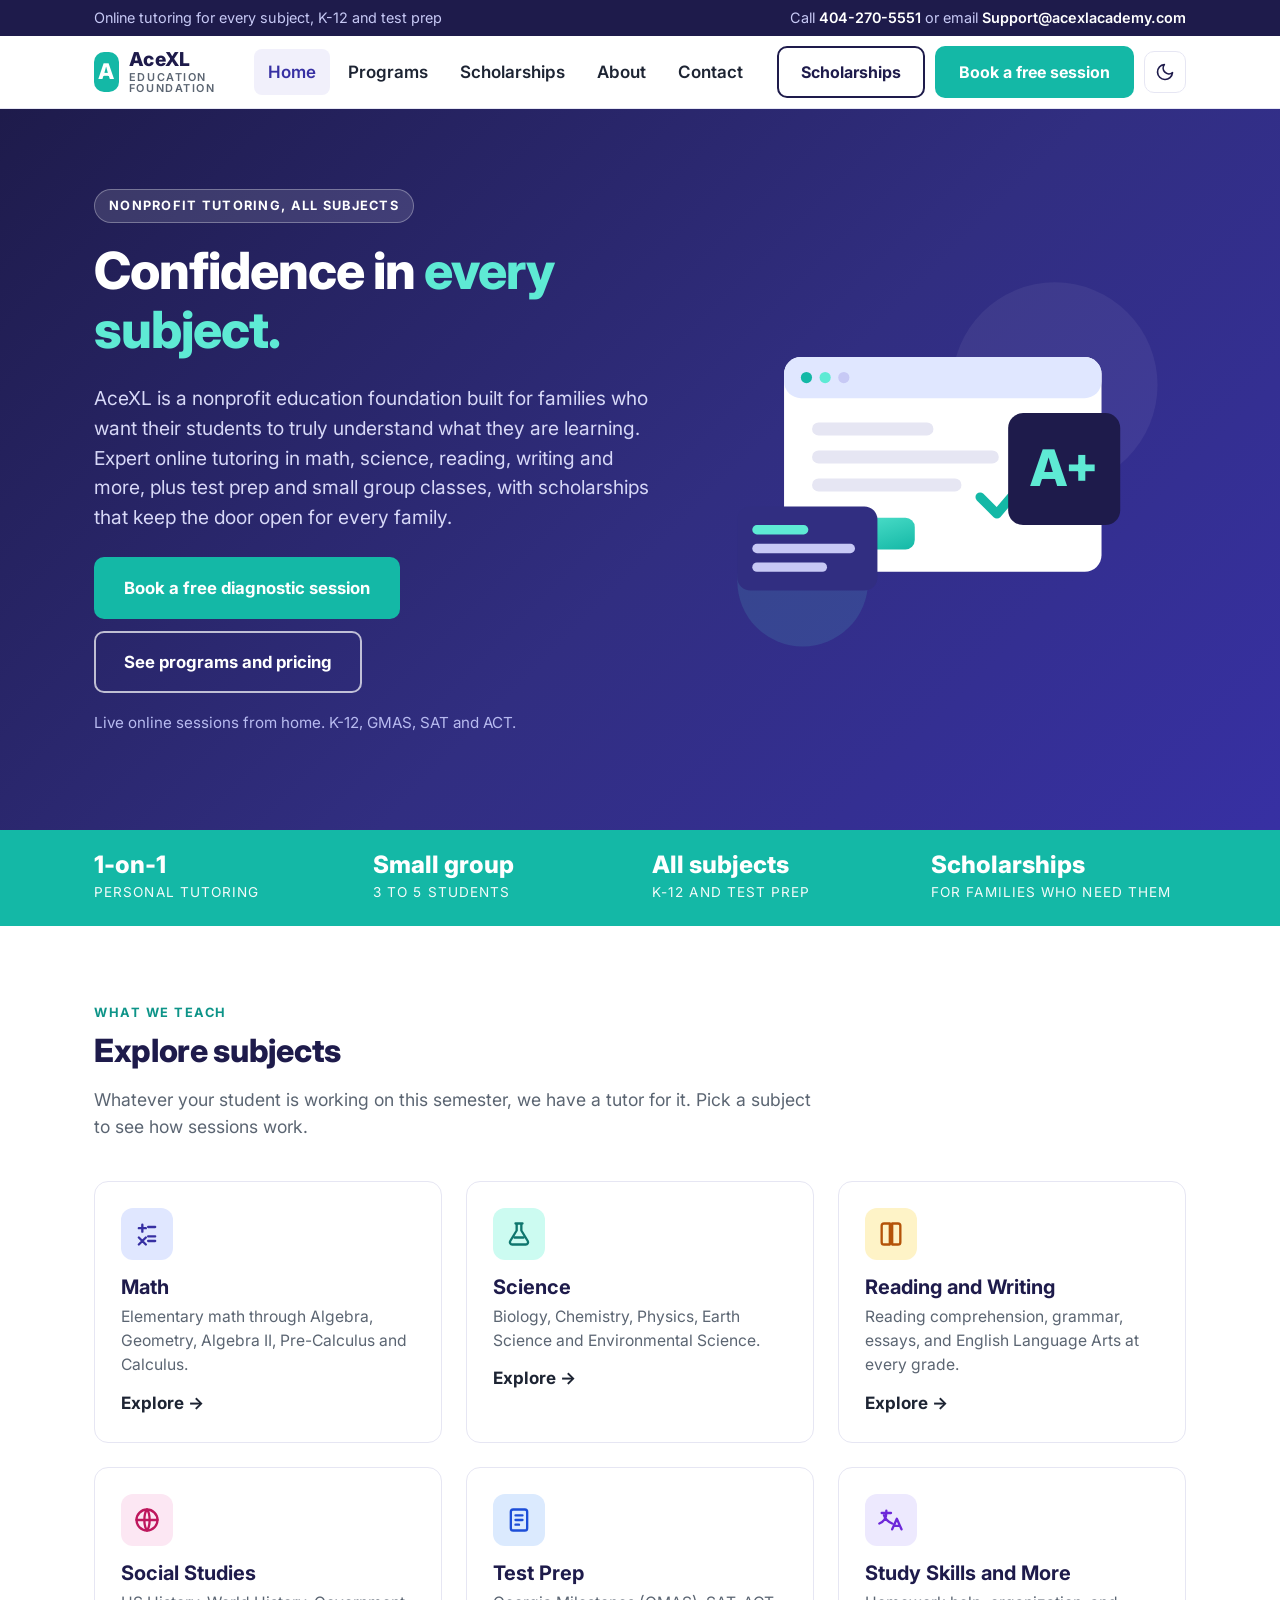
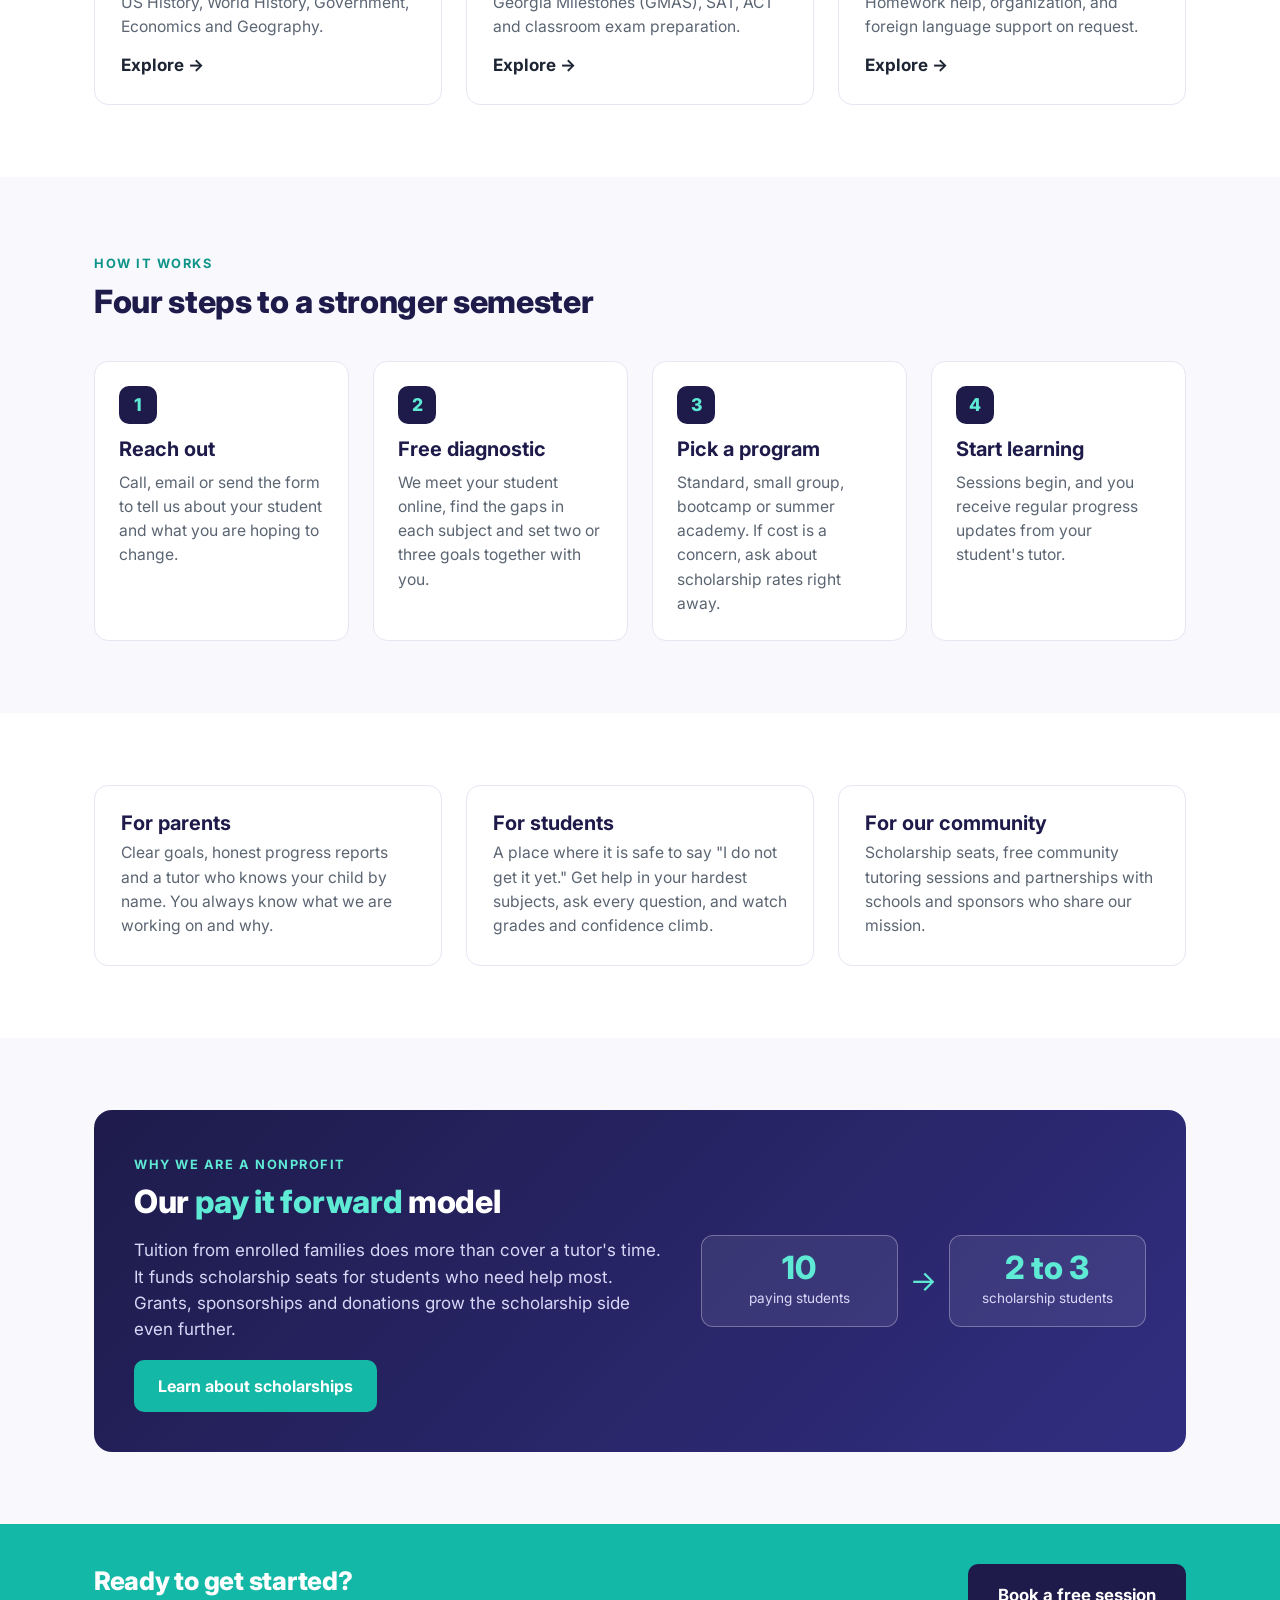
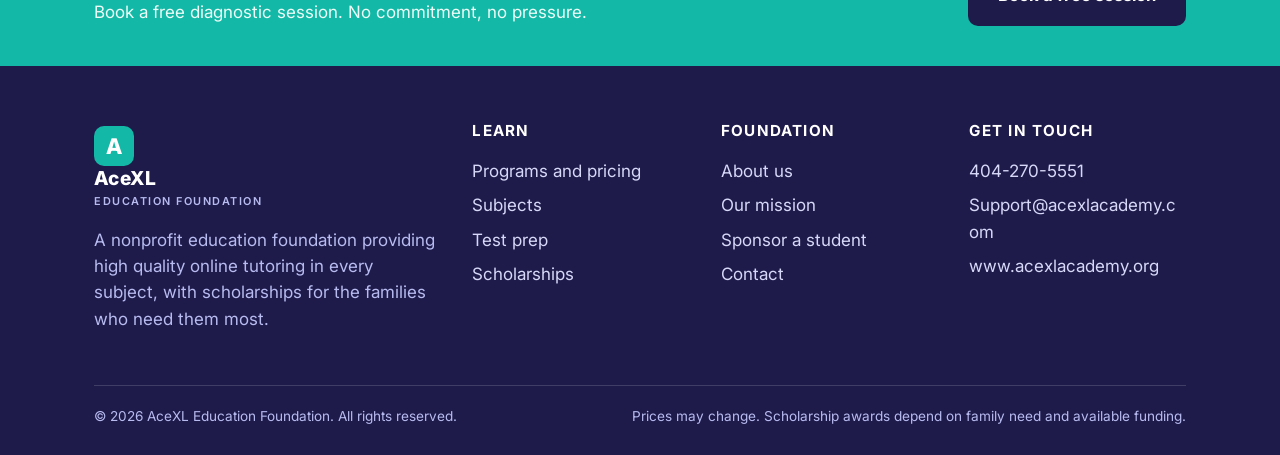
<file: index.html>
<!DOCTYPE html>
<html lang="en">
<head>
<meta charset="utf-8">
<meta name="viewport" content="width=device-width, initial-scale=1">
<title>Online Tutoring for Every Subject | AceXL Academy</title>
<meta name="description" content="AceXL Education Foundation: nonprofit online tutoring in math, science, reading, writing and test prep, with scholarships for families who need them.">
<link rel="preconnect" href="https://fonts.googleapis.com">
<link href="https://fonts.googleapis.com/css2?family=Inter:wght@400;600;700;800&display=swap" rel="stylesheet">
<script>(function(){try{var t=localStorage.getItem('acexl-theme');}catch(e){}if(t!=='light'&&t!=='dark'){t=window.matchMedia&&window.matchMedia('(prefers-color-scheme: dark)').matches?'dark':'light';}document.documentElement.setAttribute('data-theme',t);})();</script>
<meta name="theme-color" content="#1e1b4b">
<link rel="stylesheet" href="assets/styles.css">
<link rel="icon" href="assets/favicon.svg" type="image/svg+xml">
</head>
<body>
<a class="skip-link" href="#main">Skip to content</a>

<div class="topbar">
  <div class="wrap">
    <span class="tagline">Online tutoring for every subject, K-12 and test prep</span>
    <span>Call <a href="tel:4042705551">404-270-5551</a><span class="tb-email"> or email <a href="mailto:Support@acexlacademy.com">Support@acexlacademy.com</a></span></span>
  </div>
</div>
<header class="site">
  <div class="wrap">
    <a class="brand" href="index.html" aria-label="AceXL Academy home">
      <span class="mark">A</span>
      <span class="name">AceXL<small>Education Foundation</small></span>
    </a>
    <nav class="main" id="mainNav"><a href="index.html" class="active">Home</a><a href="programs.html">Programs</a><a href="scholarships.html">Scholarships</a><a href="about.html">About</a><a href="contact.html">Contact</a><a class="nav-cta" href="contact.html">Book a free session</a></nav>
    <div class="header-cta">
      <a class="btn btn-outline" href="scholarships.html">Scholarships</a>
      <a class="btn btn-primary" href="contact.html">Book a free session</a>
      <button class="theme-toggle" type="button" aria-label="Switch to dark mode" title="Toggle dark or light mode"><svg class="moon" viewBox="0 0 24 24" fill="none" stroke="currentColor" stroke-width="2" stroke-linecap="round" stroke-linejoin="round" aria-hidden="true"><path d="M21 12.8A9 9 0 1 1 11.2 3a7 7 0 0 0 9.8 9.8z"/></svg><svg class="sun" viewBox="0 0 24 24" fill="none" stroke="currentColor" stroke-width="2" stroke-linecap="round" stroke-linejoin="round" aria-hidden="true"><circle cx="12" cy="12" r="4"/><path d="M12 2v2M12 20v2M4.9 4.9l1.4 1.4M17.7 17.7l1.4 1.4M2 12h2M20 12h2M4.9 19.1l1.4-1.4M17.7 6.3l1.4-1.4"/></svg></button>
      <button class="nav-toggle" type="button" aria-label="Open menu" aria-controls="mainNav" aria-expanded="false"><span></span><span></span><span></span></button>
    </div>
  </div>
</header>

<main id="main" tabindex="-1">

<section class="hero">
  <div class="wrap">
    <div>
      <span class="pill">Nonprofit tutoring, all subjects</span>
      <h1>Confidence in <em>every subject.</em></h1>
      <p class="lead">AceXL is a nonprofit education foundation built for families who want their students to truly understand what they are learning. Expert online tutoring in math, science, reading, writing and more, plus test prep and small group classes, with scholarships that keep the door open for every family.</p>
      <div class="actions">
        <a class="btn btn-primary btn-lg" href="contact.html">Book a free diagnostic session</a>
        <a class="btn btn-outline light btn-lg" href="programs.html">See programs and pricing</a>
      </div>
      <p class="note">Live online sessions from home. K-12, GMAS, SAT and ACT.</p>
    </div>
    <div class="hero-art">
<svg viewBox="0 0 520 420" xmlns="http://www.w3.org/2000/svg" aria-hidden="true">
  <defs>
    <linearGradient id="g1" x1="0" x2="1" y1="0" y2="1"><stop offset="0" stop-color="#5eead4"/><stop offset="1" stop-color="#14b8a6"/></linearGradient>
  </defs>
  <circle cx="380" cy="120" r="110" fill="rgba(255,255,255,0.06)"/>
  <circle cx="110" cy="330" r="70" fill="rgba(94,234,212,0.12)"/>
  <rect x="90" y="90" width="340" height="230" rx="18" fill="#ffffff"/>
  <rect x="90" y="90" width="340" height="44" rx="18" fill="#e0e7ff"/>
  <circle cx="114" cy="112" r="6" fill="#14b8a6"/><circle cx="134" cy="112" r="6" fill="#5eead4"/><circle cx="154" cy="112" r="6" fill="#c7c9f5"/>
  <rect x="120" y="160" width="130" height="14" rx="7" fill="#e6e6f3"/>
  <rect x="120" y="190" width="200" height="14" rx="7" fill="#e6e6f3"/>
  <rect x="120" y="220" width="160" height="14" rx="7" fill="#e6e6f3"/>
  <rect x="120" y="262" width="110" height="34" rx="10" fill="url(#g1)"/>
  <path d="M300 240 l18 18 l34 -40" stroke="#14b8a6" stroke-width="10" fill="none" stroke-linecap="round" stroke-linejoin="round"/>
  <g transform="translate(330,150)">
    <rect x="0" y="0" width="120" height="120" rx="16" fill="#1e1b4b"/>
    <text x="60" y="78" text-anchor="middle" font-family="Inter, Arial" font-weight="800" font-size="54" fill="#5eead4">A+</text>
  </g>
  <g transform="translate(40,250)">
    <rect x="0" y="0" width="150" height="90" rx="14" fill="#312e81"/>
    <rect x="16" y="20" width="60" height="10" rx="5" fill="#5eead4"/>
    <rect x="16" y="40" width="110" height="10" rx="5" fill="#c7c9f5"/>
    <rect x="16" y="60" width="80" height="10" rx="5" fill="#c7c9f5"/>
  </g>
</svg>
</div>
  </div>
</section>

<div class="band">
  <div class="wrap">
    <div><b>1-on-1</b><span>Personal tutoring</span></div>
    <div><b>Small group</b><span>3 to 5 students</span></div>
    <div><b>All subjects</b><span>K-12 and test prep</span></div>
    <div><b>Scholarships</b><span>For families who need them</span></div>
  </div>
</div>

<section class="section" id="subjects">
  <div class="wrap">
    <div class="section-head">
      <span class="eyebrow">What we teach</span>
      <h2>Explore subjects</h2>
      <p>Whatever your student is working on this semester, we have a tutor for it. Pick a subject to see how sessions work.</p>
    </div>
    <div class="grid cols-3">
      <a class="card link" href="programs.html#subjects">
        <div class="icon math"><svg viewBox="0 0 24 24" fill="none" stroke="currentColor" stroke-width="2" stroke-linecap="round"><path d="M5 7h6M8 4v6M13 6h6M13 18h6M13 14h6M5 15l6 6M11 15l-6 6"/></svg></div>
        <h3>Math</h3>
        <p>Elementary math through Algebra, Geometry, Algebra II, Pre-Calculus and Calculus.</p>
        <span class="more">Explore &rarr;</span>
      </a>
      <a class="card link" href="programs.html#subjects">
        <div class="icon sci"><svg viewBox="0 0 24 24" fill="none" stroke="currentColor" stroke-width="2" stroke-linecap="round" stroke-linejoin="round"><path d="M9 3h6M10 3v6l-5.5 9A2 2 0 0 0 6.2 21h11.6a2 2 0 0 0 1.7-3L14 9V3"/><path d="M8 15h8"/></svg></div>
        <h3>Science</h3>
        <p>Biology, Chemistry, Physics, Earth Science and Environmental Science.</p>
        <span class="more">Explore &rarr;</span>
      </a>
      <a class="card link" href="programs.html#subjects">
        <div class="icon read"><svg viewBox="0 0 24 24" fill="none" stroke="currentColor" stroke-width="2" stroke-linecap="round" stroke-linejoin="round"><path d="M4 5a2 2 0 0 1 2-2h5v18H6a2 2 0 0 1-2-2zM20 5a2 2 0 0 0-2-2h-5v18h5a2 2 0 0 0 2-2z"/></svg></div>
        <h3>Reading and Writing</h3>
        <p>Reading comprehension, grammar, essays, and English Language Arts at every grade.</p>
        <span class="more">Explore &rarr;</span>
      </a>
      <a class="card link" href="programs.html#subjects">
        <div class="icon soc"><svg viewBox="0 0 24 24" fill="none" stroke="currentColor" stroke-width="2" stroke-linecap="round" stroke-linejoin="round"><circle cx="12" cy="12" r="9"/><path d="M3 12h18M12 3c3 3.5 3 14.5 0 18M12 3c-3 3.5-3 14.5 0 18"/></svg></div>
        <h3>Social Studies</h3>
        <p>US History, World History, Government, Economics and Geography.</p>
        <span class="more">Explore &rarr;</span>
      </a>
      <a class="card link" href="programs.html#subjects">
        <div class="icon test"><svg viewBox="0 0 24 24" fill="none" stroke="currentColor" stroke-width="2" stroke-linecap="round" stroke-linejoin="round"><rect x="5" y="3" width="14" height="18" rx="2"/><path d="M9 8h6M9 12h6M9 16h3"/></svg></div>
        <h3>Test Prep</h3>
        <p>Georgia Milestones (GMAS), SAT, ACT and classroom exam preparation.</p>
        <span class="more">Explore &rarr;</span>
      </a>
      <a class="card link" href="programs.html#subjects">
        <div class="icon lang"><svg viewBox="0 0 24 24" fill="none" stroke="currentColor" stroke-width="2" stroke-linecap="round" stroke-linejoin="round"><path d="M4 6h8M8 4v2c0 4-2.5 7.5-6 9M6 8c1 3 3.5 5.5 7 7M13 20l4-9 4 9M14.5 17h5"/></svg></div>
        <h3>Study Skills and More</h3>
        <p>Homework help, organization, and foreign language support on request.</p>
        <span class="more">Explore &rarr;</span>
      </a>
    </div>
  </div>
</section>

<section class="section soft">
  <div class="wrap">
    <div class="section-head">
      <span class="eyebrow">How it works</span>
      <h2>Four steps to a stronger semester</h2>
    </div>
    <div class="steps">
      <div class="step"><div class="num">1</div><h3>Reach out</h3><p>Call, email or send the form to tell us about your student and what you are hoping to change.</p></div>
      <div class="step"><div class="num">2</div><h3>Free diagnostic</h3><p>We meet your student online, find the gaps in each subject and set two or three goals together with you.</p></div>
      <div class="step"><div class="num">3</div><h3>Pick a program</h3><p>Standard, small group, bootcamp or summer academy. If cost is a concern, ask about scholarship rates right away.</p></div>
      <div class="step"><div class="num">4</div><h3>Start learning</h3><p>Sessions begin, and you receive regular progress updates from your student's tutor.</p></div>
    </div>
  </div>
</section>

<section class="section">
  <div class="wrap">
    <div class="grid cols-3">
      <div class="card">
        <h3>For parents</h3>
        <p>Clear goals, honest progress reports and a tutor who knows your child by name. You always know what we are working on and why.</p>
      </div>
      <div class="card">
        <h3>For students</h3>
        <p>A place where it is safe to say "I do not get it yet." Get help in your hardest subjects, ask every question, and watch grades and confidence climb.</p>
      </div>
      <div class="card">
        <h3>For our community</h3>
        <p>Scholarship seats, free community tutoring sessions and partnerships with schools and sponsors who share our mission.</p>
      </div>
    </div>
  </div>
</section>

<section class="section soft">
  <div class="wrap">
    <div class="callout">
      <div>
        <span class="eyebrow on-dark">Why we are a nonprofit</span>
        <h2>Our <em>pay it forward</em> model</h2>
        <p>Tuition from enrolled families does more than cover a tutor's time. It funds scholarship seats for students who need help most. Grants, sponsorships and donations grow the scholarship side even further.</p>
        <a class="btn btn-primary" href="scholarships.html">Learn about scholarships</a>
      </div>
      <div class="flow">
        <div class="box"><b>10</b><span>paying students</span></div>
        <div class="arrow">&rarr;</div>
        <div class="box"><b>2 to 3</b><span>scholarship students</span></div>
      </div>
    </div>
  </div>
</section>

<section class="cta">
  <div class="wrap">
    <div>
      <h2>Ready to get started?</h2>
      <p>Book a free diagnostic session. No commitment, no pressure.</p>
    </div>
    <a class="btn btn-dark btn-lg" href="contact.html">Book a free session</a>
  </div>
</section>


</main>

<footer class="site">
  <div class="wrap">
    <div class="cols">
      <div>
        <a class="brand" href="index.html"><span class="mark">A</span><span class="name">AceXL<small>Education Foundation</small></span></a>
        <p class="footer-blurb">A nonprofit education foundation providing high quality online tutoring in every subject, with scholarships for the families who need them most.</p>
      </div>
      <div>
        <h4>Learn</h4>
        <a href="programs.html">Programs and pricing</a>
        <a href="programs.html#subjects">Subjects</a>
        <a href="programs.html#testprep">Test prep</a>
        <a href="scholarships.html">Scholarships</a>
      </div>
      <div>
        <h4>Foundation</h4>
        <a href="about.html">About us</a>
        <a href="about.html#mission">Our mission</a>
        <a href="scholarships.html#support">Sponsor a student</a>
        <a href="contact.html">Contact</a>
      </div>
      <div>
        <h4>Get in touch</h4>
        <a href="tel:4042705551">404-270-5551</a>
        <a href="mailto:Support@acexlacademy.com">Support@acexlacademy.com</a>
        <a href="https://www.acexlacademy.org">www.acexlacademy.org</a>
      </div>
    </div>
    <div class="bottom">
      <span>&copy; 2026 AceXL Education Foundation. All rights reserved.</span>
      <span>Prices may change. Scholarship awards depend on family need and available funding.</span>
    </div>
  </div>
</footer>

<button class="to-top" type="button" aria-label="Back to top"><svg viewBox="0 0 24 24" fill="none" stroke="currentColor" stroke-width="2.5" stroke-linecap="round" stroke-linejoin="round" aria-hidden="true"><path d="M12 19V5M5 12l7-7 7 7"/></svg></button>
<script src="assets/site.js" defer></script>

</body>
</html>
</file>
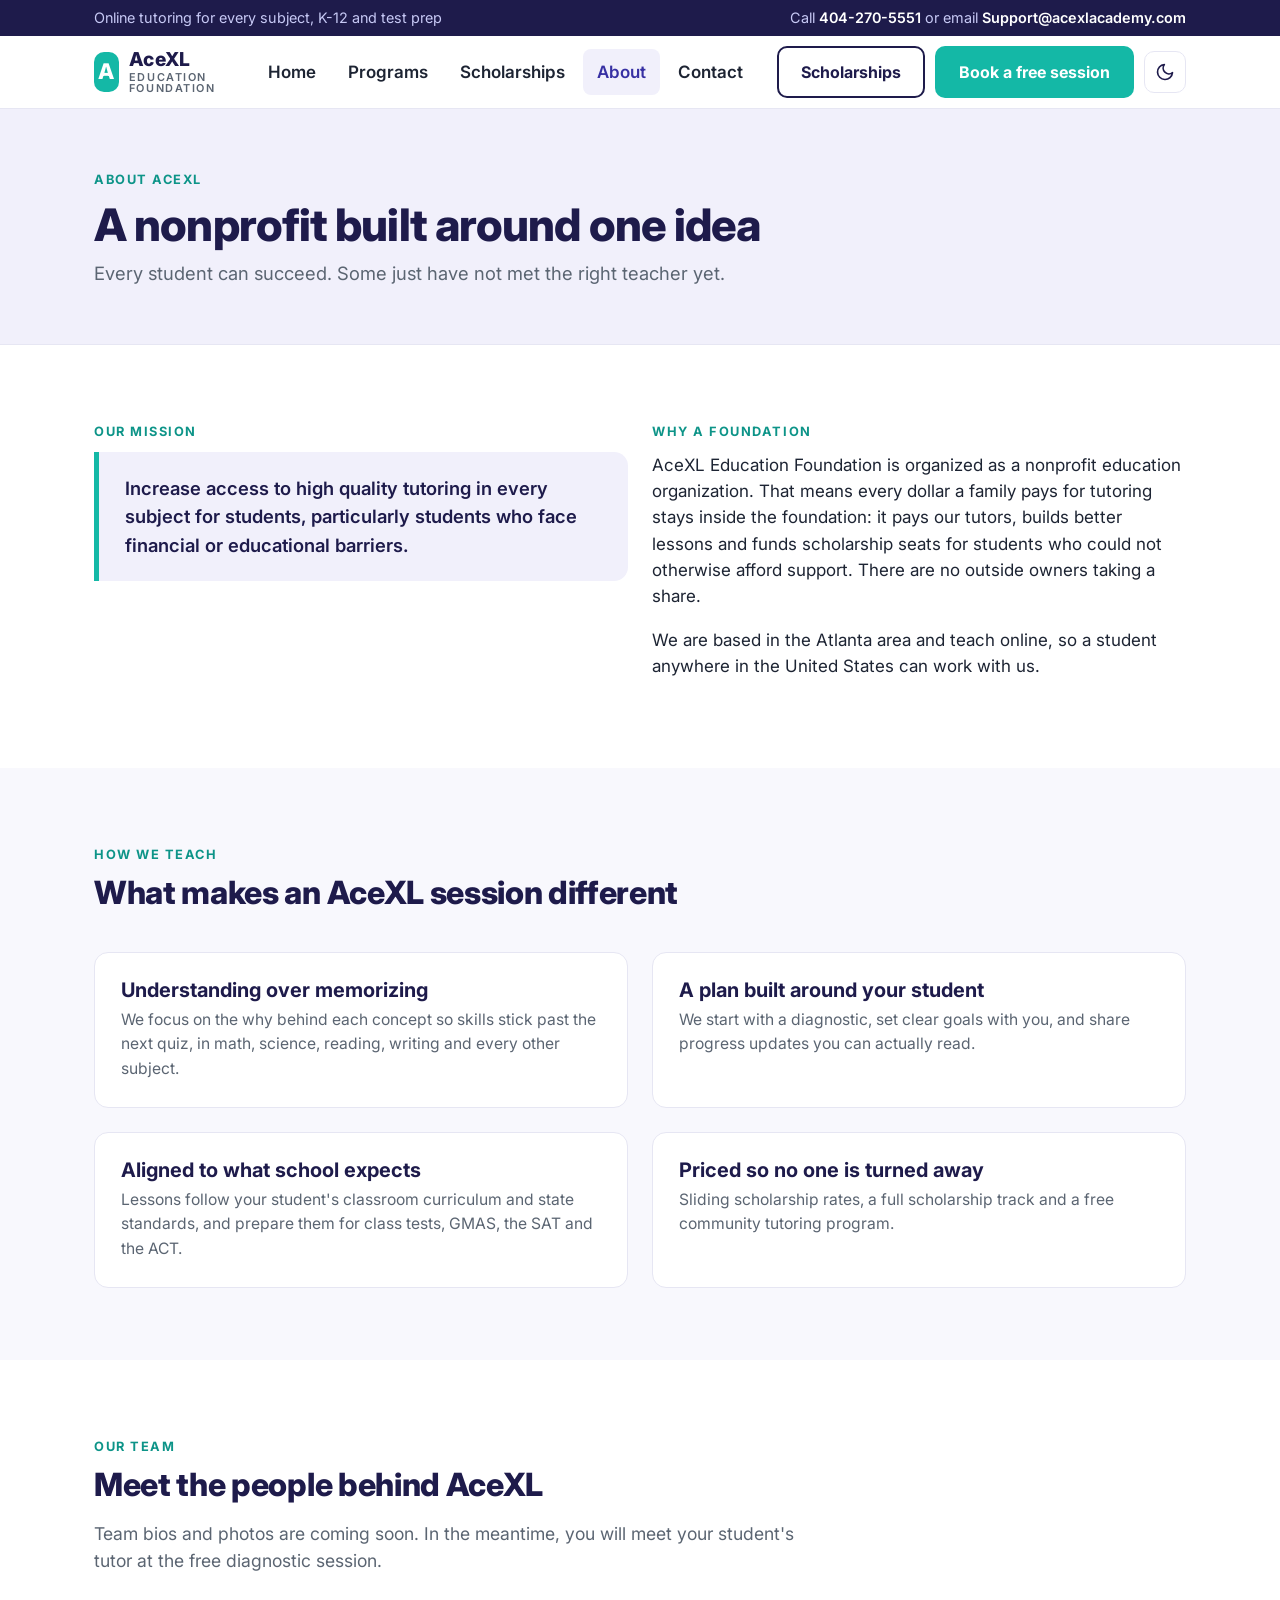
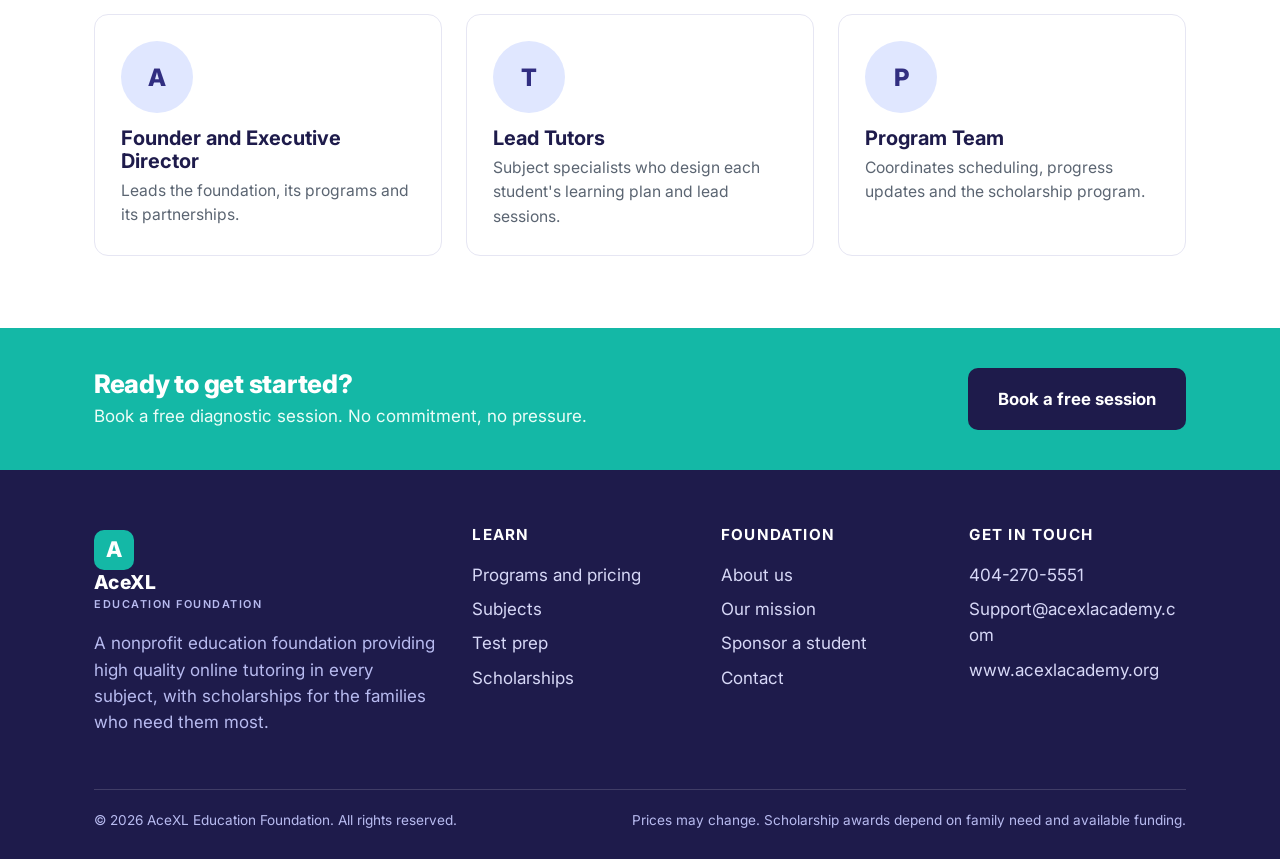
<file: about.html>
<!DOCTYPE html>
<html lang="en">
<head>
<meta charset="utf-8">
<meta name="viewport" content="width=device-width, initial-scale=1">
<title>About | AceXL Academy</title>
<meta name="description" content="About AceXL Education Foundation, a nonprofit online tutoring organization based in Atlanta and serving students across the United States.">
<link rel="preconnect" href="https://fonts.googleapis.com">
<link href="https://fonts.googleapis.com/css2?family=Inter:wght@400;600;700;800&display=swap" rel="stylesheet">
<script>(function(){try{var t=localStorage.getItem('acexl-theme');}catch(e){}if(t!=='light'&&t!=='dark'){t=window.matchMedia&&window.matchMedia('(prefers-color-scheme: dark)').matches?'dark':'light';}document.documentElement.setAttribute('data-theme',t);})();</script>
<meta name="theme-color" content="#1e1b4b">
<link rel="stylesheet" href="assets/styles.css">
<link rel="icon" href="assets/favicon.svg" type="image/svg+xml">
</head>
<body>
<a class="skip-link" href="#main">Skip to content</a>

<div class="topbar">
  <div class="wrap">
    <span class="tagline">Online tutoring for every subject, K-12 and test prep</span>
    <span>Call <a href="tel:4042705551">404-270-5551</a><span class="tb-email"> or email <a href="mailto:Support@acexlacademy.com">Support@acexlacademy.com</a></span></span>
  </div>
</div>
<header class="site">
  <div class="wrap">
    <a class="brand" href="index.html" aria-label="AceXL Academy home">
      <span class="mark">A</span>
      <span class="name">AceXL<small>Education Foundation</small></span>
    </a>
    <nav class="main" id="mainNav"><a href="index.html">Home</a><a href="programs.html">Programs</a><a href="scholarships.html">Scholarships</a><a href="about.html" class="active">About</a><a href="contact.html">Contact</a><a class="nav-cta" href="contact.html">Book a free session</a></nav>
    <div class="header-cta">
      <a class="btn btn-outline" href="scholarships.html">Scholarships</a>
      <a class="btn btn-primary" href="contact.html">Book a free session</a>
      <button class="theme-toggle" type="button" aria-label="Switch to dark mode" title="Toggle dark or light mode"><svg class="moon" viewBox="0 0 24 24" fill="none" stroke="currentColor" stroke-width="2" stroke-linecap="round" stroke-linejoin="round" aria-hidden="true"><path d="M21 12.8A9 9 0 1 1 11.2 3a7 7 0 0 0 9.8 9.8z"/></svg><svg class="sun" viewBox="0 0 24 24" fill="none" stroke="currentColor" stroke-width="2" stroke-linecap="round" stroke-linejoin="round" aria-hidden="true"><circle cx="12" cy="12" r="4"/><path d="M12 2v2M12 20v2M4.9 4.9l1.4 1.4M17.7 17.7l1.4 1.4M2 12h2M20 12h2M4.9 19.1l1.4-1.4M17.7 6.3l1.4-1.4"/></svg></button>
      <button class="nav-toggle" type="button" aria-label="Open menu" aria-controls="mainNav" aria-expanded="false"><span></span><span></span><span></span></button>
    </div>
  </div>
</header>

<main id="main" tabindex="-1">

<section class="page-hero">
  <div class="wrap">
    <span class="eyebrow">About AceXL</span>
    <h1>A nonprofit built around one idea</h1>
    <p>Every student can succeed. Some just have not met the right teacher yet.</p>
  </div>
</section>

<section class="section" id="mission">
  <div class="wrap">
    <div class="grid cols-2">
      <div>
        <span class="eyebrow">Our mission</span>
        <div class="mission">Increase access to high quality tutoring in every subject for students, particularly students who face financial or educational barriers.</div>
      </div>
      <div>
        <span class="eyebrow">Why a foundation</span>
        <p>AceXL Education Foundation is organized as a nonprofit education organization. That means every dollar a family pays for tutoring stays inside the foundation: it pays our tutors, builds better lessons and funds scholarship seats for students who could not otherwise afford support. There are no outside owners taking a share.</p>
        <p>We are based in the Atlanta area and teach online, so a student anywhere in the United States can work with us.</p>
      </div>
    </div>
  </div>
</section>

<section class="section soft">
  <div class="wrap">
    <div class="section-head">
      <span class="eyebrow">How we teach</span>
      <h2>What makes an AceXL session different</h2>
    </div>
    <div class="grid cols-2">
      <div class="card"><h3>Understanding over memorizing</h3><p>We focus on the why behind each concept so skills stick past the next quiz, in math, science, reading, writing and every other subject.</p></div>
      <div class="card"><h3>A plan built around your student</h3><p>We start with a diagnostic, set clear goals with you, and share progress updates you can actually read.</p></div>
      <div class="card"><h3>Aligned to what school expects</h3><p>Lessons follow your student's classroom curriculum and state standards, and prepare them for class tests, GMAS, the SAT and the ACT.</p></div>
      <div class="card"><h3>Priced so no one is turned away</h3><p>Sliding scholarship rates, a full scholarship track and a free community tutoring program.</p></div>
    </div>
  </div>
</section>

<section class="section">
  <div class="wrap">
    <div class="section-head">
      <span class="eyebrow">Our team</span>
      <h2>Meet the people behind AceXL</h2>
      <p>Team bios and photos are coming soon. In the meantime, you will meet your student's tutor at the free diagnostic session.</p>
    </div>
    <div class="grid cols-3">
      <div class="card person"><div class="avatar">A</div><h3>Founder and Executive Director</h3><p>Leads the foundation, its programs and its partnerships.</p></div>
      <div class="card person"><div class="avatar">T</div><h3>Lead Tutors</h3><p>Subject specialists who design each student's learning plan and lead sessions.</p></div>
      <div class="card person"><div class="avatar">P</div><h3>Program Team</h3><p>Coordinates scheduling, progress updates and the scholarship program.</p></div>
    </div>
  </div>
</section>

<section class="cta">
  <div class="wrap">
    <div>
      <h2>Ready to get started?</h2>
      <p>Book a free diagnostic session. No commitment, no pressure.</p>
    </div>
    <a class="btn btn-dark btn-lg" href="contact.html">Book a free session</a>
  </div>
</section>


</main>

<footer class="site">
  <div class="wrap">
    <div class="cols">
      <div>
        <a class="brand" href="index.html"><span class="mark">A</span><span class="name">AceXL<small>Education Foundation</small></span></a>
        <p class="footer-blurb">A nonprofit education foundation providing high quality online tutoring in every subject, with scholarships for the families who need them most.</p>
      </div>
      <div>
        <h4>Learn</h4>
        <a href="programs.html">Programs and pricing</a>
        <a href="programs.html#subjects">Subjects</a>
        <a href="programs.html#testprep">Test prep</a>
        <a href="scholarships.html">Scholarships</a>
      </div>
      <div>
        <h4>Foundation</h4>
        <a href="about.html">About us</a>
        <a href="about.html#mission">Our mission</a>
        <a href="scholarships.html#support">Sponsor a student</a>
        <a href="contact.html">Contact</a>
      </div>
      <div>
        <h4>Get in touch</h4>
        <a href="tel:4042705551">404-270-5551</a>
        <a href="mailto:Support@acexlacademy.com">Support@acexlacademy.com</a>
        <a href="https://www.acexlacademy.org">www.acexlacademy.org</a>
      </div>
    </div>
    <div class="bottom">
      <span>&copy; 2026 AceXL Education Foundation. All rights reserved.</span>
      <span>Prices may change. Scholarship awards depend on family need and available funding.</span>
    </div>
  </div>
</footer>

<button class="to-top" type="button" aria-label="Back to top"><svg viewBox="0 0 24 24" fill="none" stroke="currentColor" stroke-width="2.5" stroke-linecap="round" stroke-linejoin="round" aria-hidden="true"><path d="M12 19V5M5 12l7-7 7 7"/></svg></button>
<script src="assets/site.js" defer></script>

</body>
</html>
</file>
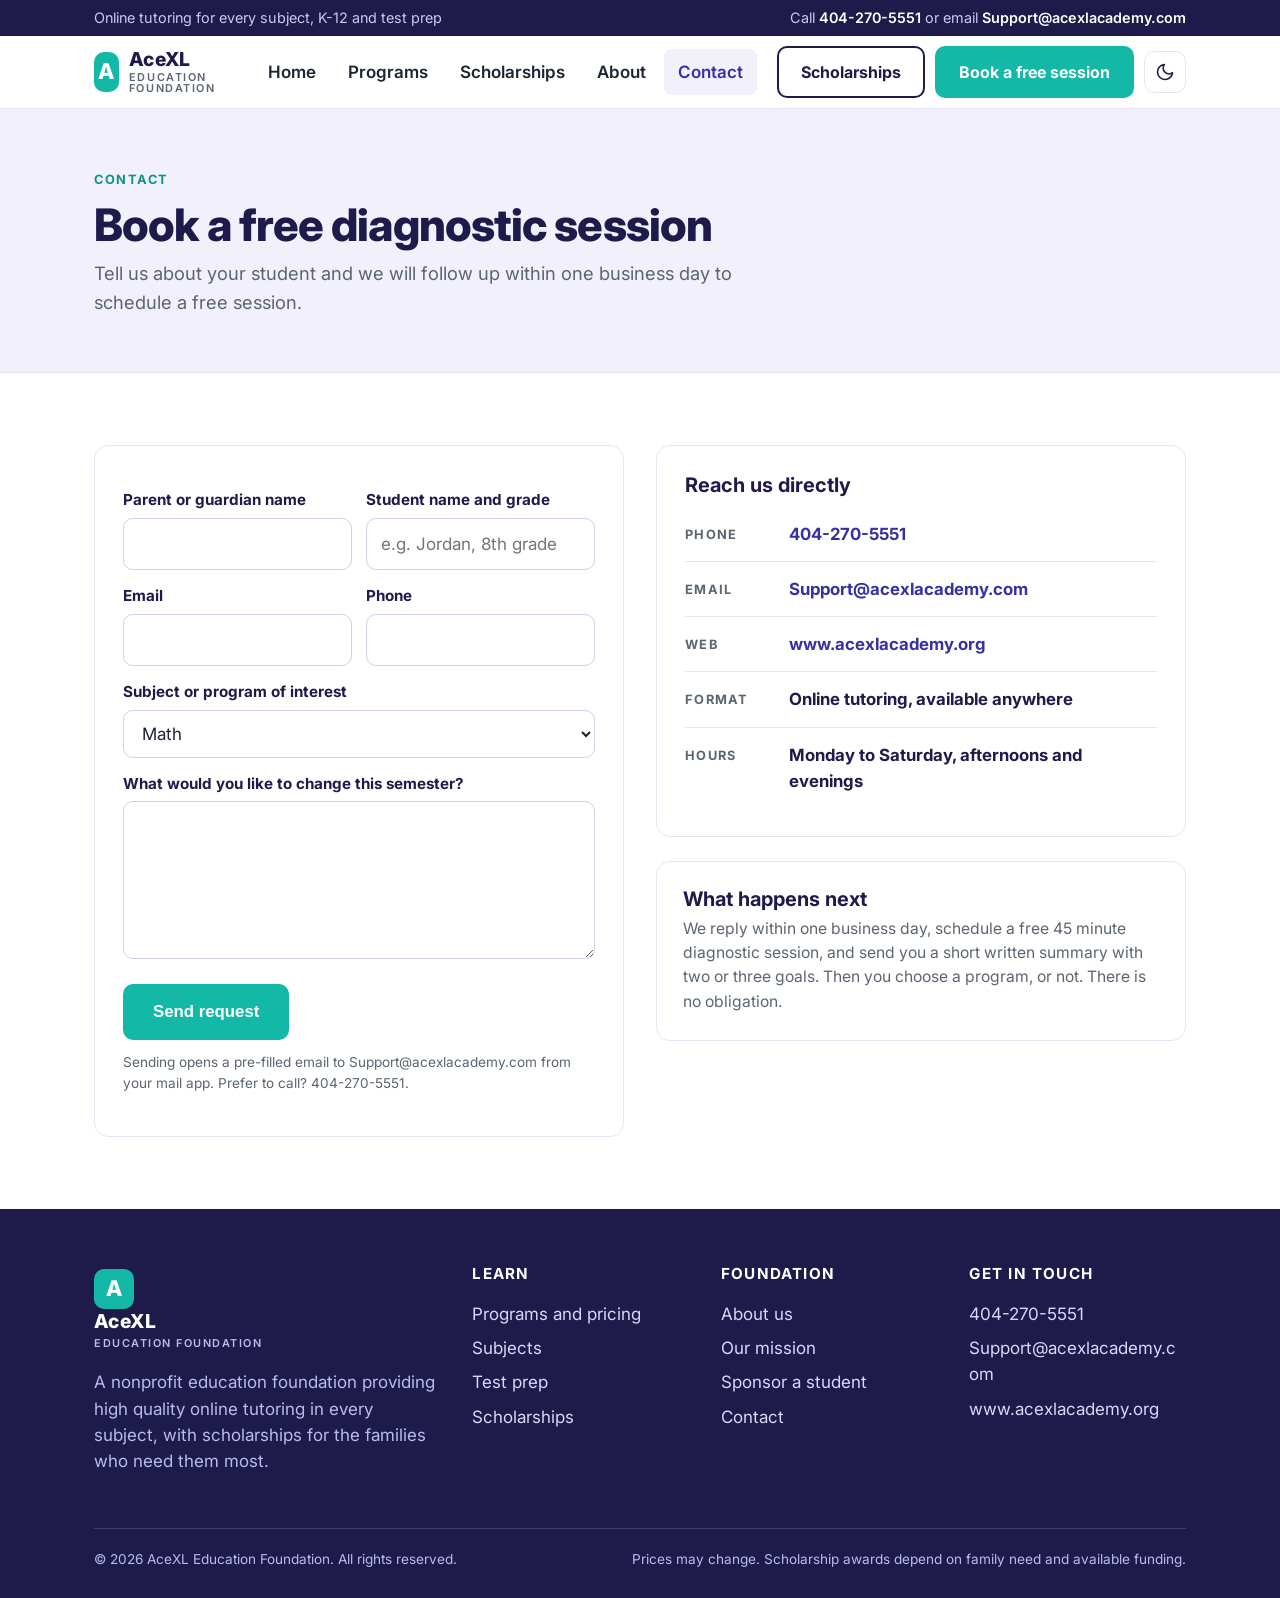
<file: contact.html>
<!DOCTYPE html>
<html lang="en">
<head>
<meta charset="utf-8">
<meta name="viewport" content="width=device-width, initial-scale=1">
<title>Contact | AceXL Academy</title>
<meta name="description" content="Contact AceXL Academy to book a free diagnostic tutoring session. Call 404-270-5551 or email Support@acexlacademy.com.">
<link rel="preconnect" href="https://fonts.googleapis.com">
<link href="https://fonts.googleapis.com/css2?family=Inter:wght@400;600;700;800&display=swap" rel="stylesheet">
<script>(function(){try{var t=localStorage.getItem('acexl-theme');}catch(e){}if(t!=='light'&&t!=='dark'){t=window.matchMedia&&window.matchMedia('(prefers-color-scheme: dark)').matches?'dark':'light';}document.documentElement.setAttribute('data-theme',t);})();</script>
<meta name="theme-color" content="#1e1b4b">
<link rel="stylesheet" href="assets/styles.css">
<link rel="icon" href="assets/favicon.svg" type="image/svg+xml">
</head>
<body>
<a class="skip-link" href="#main">Skip to content</a>

<div class="topbar">
  <div class="wrap">
    <span class="tagline">Online tutoring for every subject, K-12 and test prep</span>
    <span>Call <a href="tel:4042705551">404-270-5551</a><span class="tb-email"> or email <a href="mailto:Support@acexlacademy.com">Support@acexlacademy.com</a></span></span>
  </div>
</div>
<header class="site">
  <div class="wrap">
    <a class="brand" href="index.html" aria-label="AceXL Academy home">
      <span class="mark">A</span>
      <span class="name">AceXL<small>Education Foundation</small></span>
    </a>
    <nav class="main" id="mainNav"><a href="index.html">Home</a><a href="programs.html">Programs</a><a href="scholarships.html">Scholarships</a><a href="about.html">About</a><a href="contact.html" class="active">Contact</a><a class="nav-cta" href="contact.html">Book a free session</a></nav>
    <div class="header-cta">
      <a class="btn btn-outline" href="scholarships.html">Scholarships</a>
      <a class="btn btn-primary" href="contact.html">Book a free session</a>
      <button class="theme-toggle" type="button" aria-label="Switch to dark mode" title="Toggle dark or light mode"><svg class="moon" viewBox="0 0 24 24" fill="none" stroke="currentColor" stroke-width="2" stroke-linecap="round" stroke-linejoin="round" aria-hidden="true"><path d="M21 12.8A9 9 0 1 1 11.2 3a7 7 0 0 0 9.8 9.8z"/></svg><svg class="sun" viewBox="0 0 24 24" fill="none" stroke="currentColor" stroke-width="2" stroke-linecap="round" stroke-linejoin="round" aria-hidden="true"><circle cx="12" cy="12" r="4"/><path d="M12 2v2M12 20v2M4.9 4.9l1.4 1.4M17.7 17.7l1.4 1.4M2 12h2M20 12h2M4.9 19.1l1.4-1.4M17.7 6.3l1.4-1.4"/></svg></button>
      <button class="nav-toggle" type="button" aria-label="Open menu" aria-controls="mainNav" aria-expanded="false"><span></span><span></span><span></span></button>
    </div>
  </div>
</header>

<main id="main" tabindex="-1">

<section class="page-hero">
  <div class="wrap">
    <span class="eyebrow">Contact</span>
    <h1>Book a free diagnostic session</h1>
    <p>Tell us about your student and we will follow up within one business day to schedule a free session.</p>
  </div>
</section>

<section class="section">
  <div class="wrap">
    <div class="contact-grid">
      <div class="contact-card">
        <form class="simple" id="contactForm">
          <div class="two">
            <div><label for="parent">Parent or guardian name</label><input id="parent" name="parent" required></div>
            <div><label for="student">Student name and grade</label><input id="student" name="student" placeholder="e.g. Jordan, 8th grade" required></div>
          </div>
          <div class="two">
            <div><label for="email">Email</label><input id="email" name="email" type="email" required></div>
            <div><label for="phone">Phone</label><input id="phone" name="phone" type="tel"></div>
          </div>
          <label for="subject">Subject or program of interest</label>
          <select id="subject" name="subject">
            <option>Math</option><option>Science</option><option>Reading and Writing</option><option>Social Studies</option>
            <option>Test prep (GMAS, SAT, ACT)</option><option>Small group tutoring</option><option>Summer learning academy</option><option>Scholarship inquiry</option><option>Sponsorship or partnership</option><option>Not sure yet</option>
          </select>
          <label for="message">What would you like to change this semester?</label>
          <textarea id="message" name="message" rows="5"></textarea>
          <button class="btn btn-primary btn-lg" type="submit">Send request</button>
          <div class="form-status" id="formStatus" role="status" aria-live="polite"></div>
          <p class="fine spaced">Sending opens a pre-filled email to Support@acexlacademy.com from your mail app. Prefer to call? 404-270-5551.</p>
        </form>
      </div>
      <div>
        <div class="contact-card">
          <h3>Reach us directly</h3>
          <div class="row"><span class="k">Phone</span><span class="v"><a href="tel:4042705551">404-270-5551</a></span></div>
          <div class="row"><span class="k">Email</span><span class="v"><a href="mailto:Support@acexlacademy.com">Support@acexlacademy.com</a></span></div>
          <div class="row"><span class="k">Web</span><span class="v"><a href="https://www.acexlacademy.org">www.acexlacademy.org</a></span></div>
          <div class="row"><span class="k">Format</span><span class="v">Online tutoring, available anywhere</span></div>
          <div class="row"><span class="k">Hours</span><span class="v">Monday to Saturday, afternoons and evenings</span></div>
        </div>
        <div class="card stack-top">
          <h3>What happens next</h3>
          <p>We reply within one business day, schedule a free 45 minute diagnostic session, and send you a short written summary with two or three goals. Then you choose a program, or not. There is no obligation.</p>
        </div>
      </div>
    </div>
  </div>
</section>
<script>
document.getElementById('contactForm').addEventListener('submit', function(e) {
  e.preventDefault();
  var f = e.target;
  var body = 'Parent or guardian: ' + f.parent.value + '\n' +
    'Student: ' + f.student.value + '\n' +
    'Email: ' + f.email.value + '\n' +
    'Phone: ' + f.phone.value + '\n' +
    'Interest: ' + f.subject.value + '\n\n' + f.message.value;
  window.location.href = 'mailto:Support@acexlacademy.com?subject=' + encodeURIComponent('Free diagnostic request: ' + f.student.value) + '&body=' + encodeURIComponent(body);
  var status = document.getElementById('formStatus');
  status.textContent = 'Thank you, ' + (f.parent.value.split(' ')[0] || 'friend') + '. Your email app should open with your request ready to send. Just press send and we will reply within one business day. If nothing opened, email Support@acexlacademy.com or call 404-270-5551.';
  status.classList.add('show');
});
</script>

</main>

<footer class="site">
  <div class="wrap">
    <div class="cols">
      <div>
        <a class="brand" href="index.html"><span class="mark">A</span><span class="name">AceXL<small>Education Foundation</small></span></a>
        <p class="footer-blurb">A nonprofit education foundation providing high quality online tutoring in every subject, with scholarships for the families who need them most.</p>
      </div>
      <div>
        <h4>Learn</h4>
        <a href="programs.html">Programs and pricing</a>
        <a href="programs.html#subjects">Subjects</a>
        <a href="programs.html#testprep">Test prep</a>
        <a href="scholarships.html">Scholarships</a>
      </div>
      <div>
        <h4>Foundation</h4>
        <a href="about.html">About us</a>
        <a href="about.html#mission">Our mission</a>
        <a href="scholarships.html#support">Sponsor a student</a>
        <a href="contact.html">Contact</a>
      </div>
      <div>
        <h4>Get in touch</h4>
        <a href="tel:4042705551">404-270-5551</a>
        <a href="mailto:Support@acexlacademy.com">Support@acexlacademy.com</a>
        <a href="https://www.acexlacademy.org">www.acexlacademy.org</a>
      </div>
    </div>
    <div class="bottom">
      <span>&copy; 2026 AceXL Education Foundation. All rights reserved.</span>
      <span>Prices may change. Scholarship awards depend on family need and available funding.</span>
    </div>
  </div>
</footer>

<button class="to-top" type="button" aria-label="Back to top"><svg viewBox="0 0 24 24" fill="none" stroke="currentColor" stroke-width="2.5" stroke-linecap="round" stroke-linejoin="round" aria-hidden="true"><path d="M12 19V5M5 12l7-7 7 7"/></svg></button>
<script src="assets/site.js" defer></script>

</body>
</html>
</file>
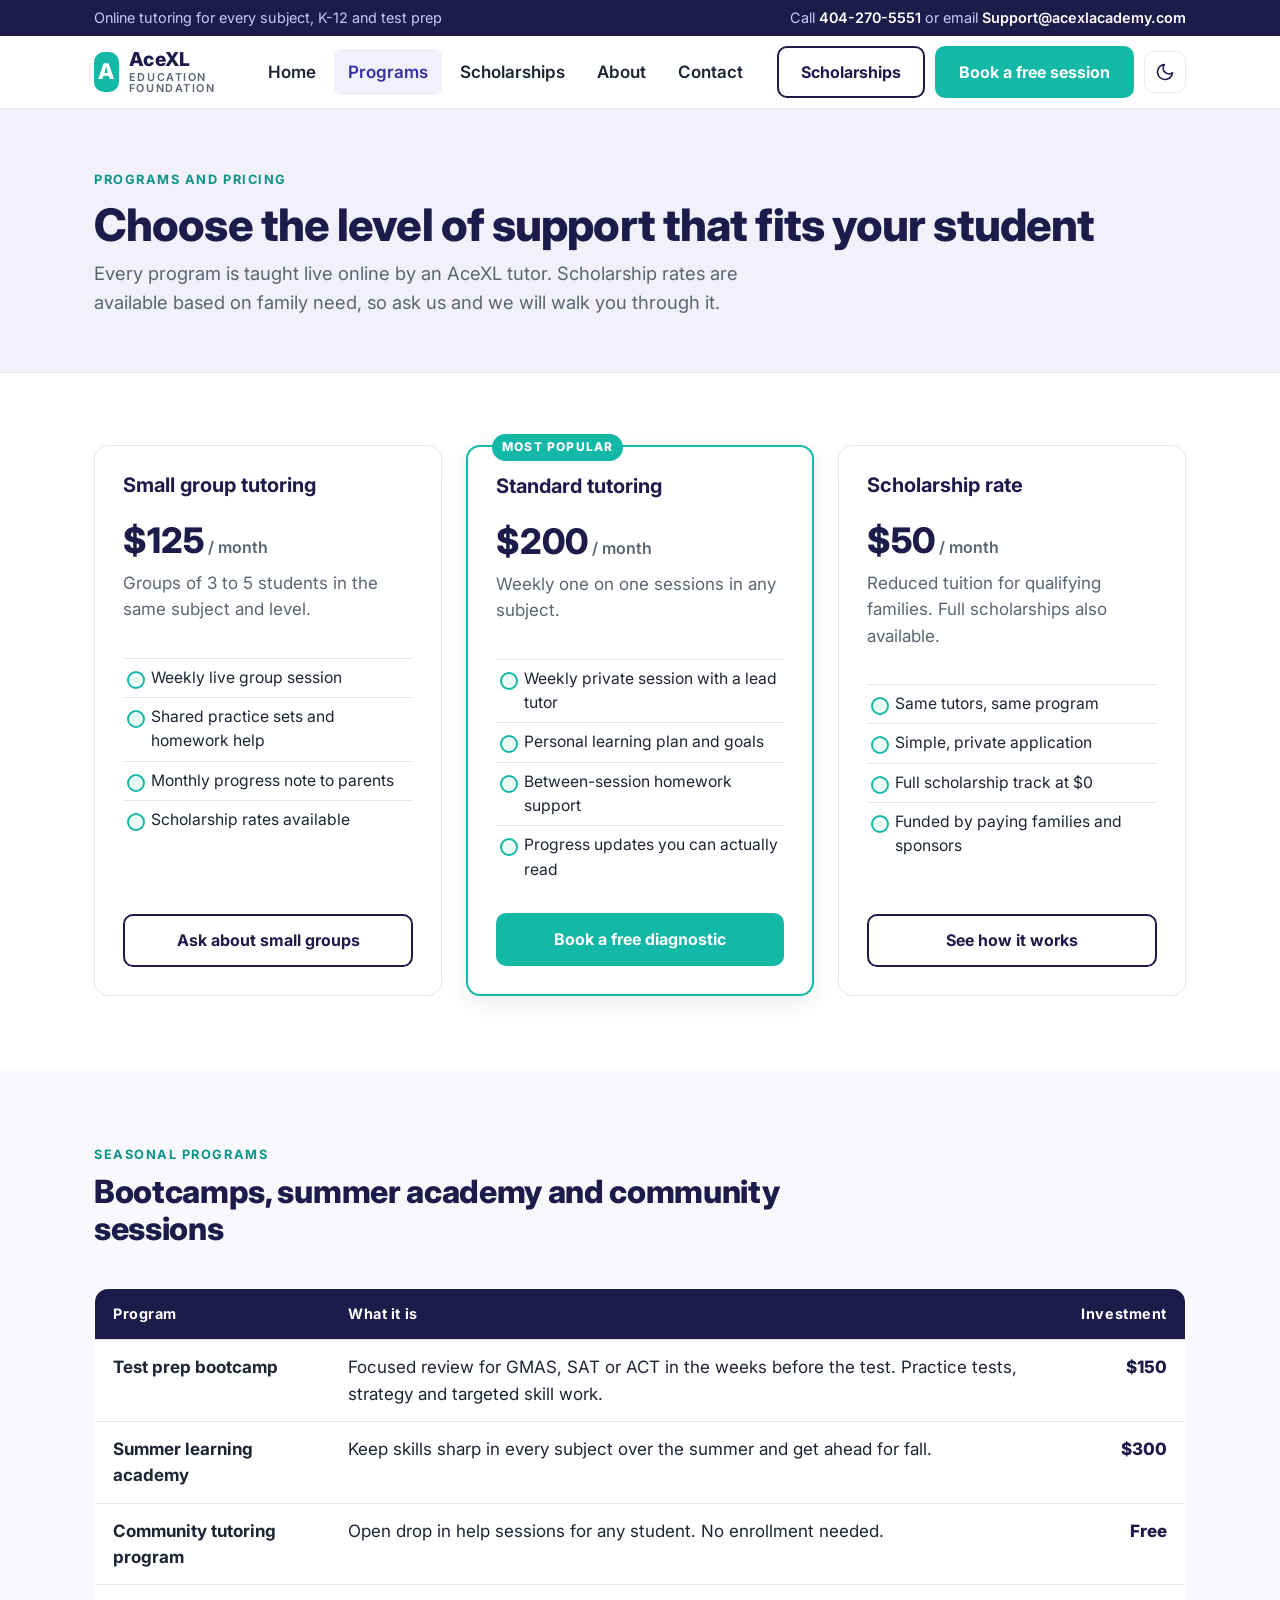
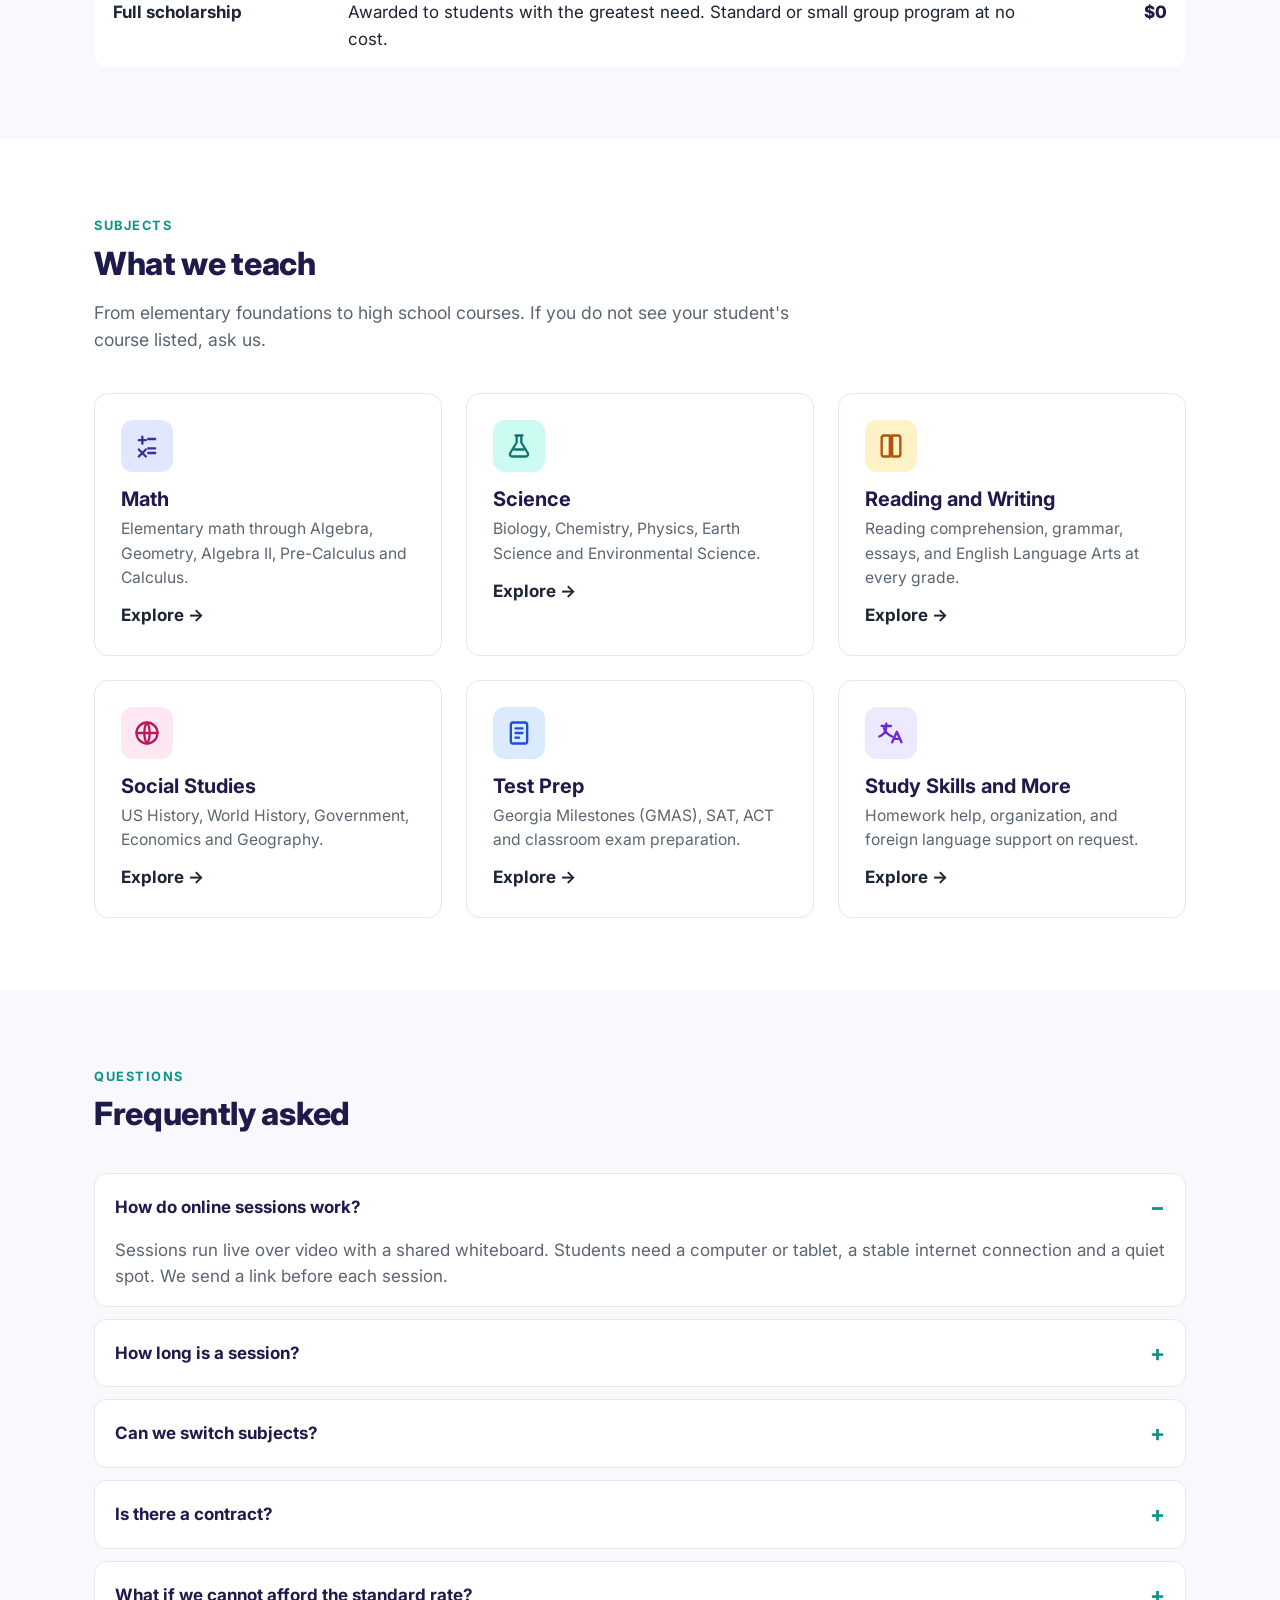
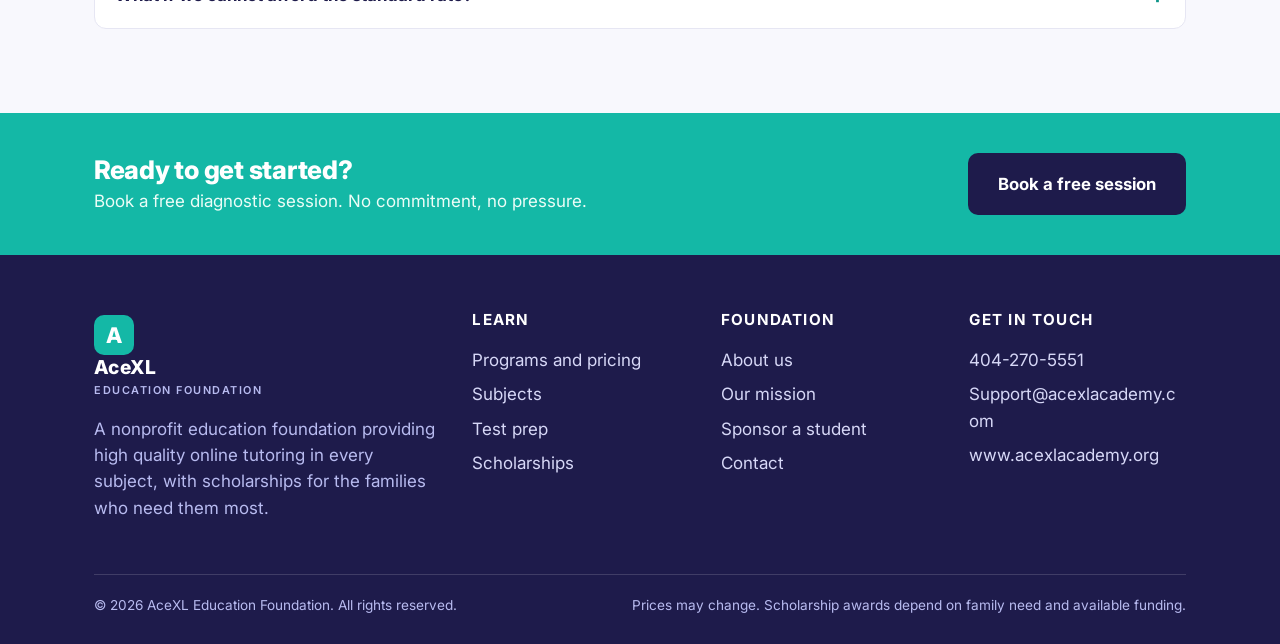
<file: programs.html>
<!DOCTYPE html>
<html lang="en">
<head>
<meta charset="utf-8">
<meta name="viewport" content="width=device-width, initial-scale=1">
<title>Programs and Pricing | AceXL Academy</title>
<meta name="description" content="AceXL tutoring programs and pricing: standard one on one, small group, test prep bootcamps, summer academy and scholarship rates.">
<link rel="preconnect" href="https://fonts.googleapis.com">
<link href="https://fonts.googleapis.com/css2?family=Inter:wght@400;600;700;800&display=swap" rel="stylesheet">
<script>(function(){try{var t=localStorage.getItem('acexl-theme');}catch(e){}if(t!=='light'&&t!=='dark'){t=window.matchMedia&&window.matchMedia('(prefers-color-scheme: dark)').matches?'dark':'light';}document.documentElement.setAttribute('data-theme',t);})();</script>
<meta name="theme-color" content="#1e1b4b">
<link rel="stylesheet" href="assets/styles.css">
<link rel="icon" href="assets/favicon.svg" type="image/svg+xml">
</head>
<body>
<a class="skip-link" href="#main">Skip to content</a>

<div class="topbar">
  <div class="wrap">
    <span class="tagline">Online tutoring for every subject, K-12 and test prep</span>
    <span>Call <a href="tel:4042705551">404-270-5551</a><span class="tb-email"> or email <a href="mailto:Support@acexlacademy.com">Support@acexlacademy.com</a></span></span>
  </div>
</div>
<header class="site">
  <div class="wrap">
    <a class="brand" href="index.html" aria-label="AceXL Academy home">
      <span class="mark">A</span>
      <span class="name">AceXL<small>Education Foundation</small></span>
    </a>
    <nav class="main" id="mainNav"><a href="index.html">Home</a><a href="programs.html" class="active">Programs</a><a href="scholarships.html">Scholarships</a><a href="about.html">About</a><a href="contact.html">Contact</a><a class="nav-cta" href="contact.html">Book a free session</a></nav>
    <div class="header-cta">
      <a class="btn btn-outline" href="scholarships.html">Scholarships</a>
      <a class="btn btn-primary" href="contact.html">Book a free session</a>
      <button class="theme-toggle" type="button" aria-label="Switch to dark mode" title="Toggle dark or light mode"><svg class="moon" viewBox="0 0 24 24" fill="none" stroke="currentColor" stroke-width="2" stroke-linecap="round" stroke-linejoin="round" aria-hidden="true"><path d="M21 12.8A9 9 0 1 1 11.2 3a7 7 0 0 0 9.8 9.8z"/></svg><svg class="sun" viewBox="0 0 24 24" fill="none" stroke="currentColor" stroke-width="2" stroke-linecap="round" stroke-linejoin="round" aria-hidden="true"><circle cx="12" cy="12" r="4"/><path d="M12 2v2M12 20v2M4.9 4.9l1.4 1.4M17.7 17.7l1.4 1.4M2 12h2M20 12h2M4.9 19.1l1.4-1.4M17.7 6.3l1.4-1.4"/></svg></button>
      <button class="nav-toggle" type="button" aria-label="Open menu" aria-controls="mainNav" aria-expanded="false"><span></span><span></span><span></span></button>
    </div>
  </div>
</header>

<main id="main" tabindex="-1">

<section class="page-hero">
  <div class="wrap">
    <span class="eyebrow">Programs and pricing</span>
    <h1>Choose the level of support that fits your student</h1>
    <p>Every program is taught live online by an AceXL tutor. Scholarship rates are available based on family need, so ask us and we will walk you through it.</p>
  </div>
</section>

<section class="section">
  <div class="wrap">
    <div class="price-grid">
      <div class="price">
        <h3>Small group tutoring</h3>
        <div class="amount">$125<small> / month</small></div>
        <p class="muted">Groups of 3 to 5 students in the same subject and level.</p>
        <ul>
          <li>Weekly live group session</li>
          <li>Shared practice sets and homework help</li>
          <li>Monthly progress note to parents</li>
          <li>Scholarship rates available</li>
        </ul>
        <a class="btn btn-outline" href="contact.html">Ask about small groups</a>
      </div>
      <div class="price featured">
        <span class="tag">Most popular</span>
        <h3>Standard tutoring</h3>
        <div class="amount">$200<small> / month</small></div>
        <p class="muted">Weekly one on one sessions in any subject.</p>
        <ul>
          <li>Weekly private session with a lead tutor</li>
          <li>Personal learning plan and goals</li>
          <li>Between-session homework support</li>
          <li>Progress updates you can actually read</li>
        </ul>
        <a class="btn btn-primary" href="contact.html">Book a free diagnostic</a>
      </div>
      <div class="price">
        <h3>Scholarship rate</h3>
        <div class="amount">$50<small> / month</small></div>
        <p class="muted">Reduced tuition for qualifying families. Full scholarships also available.</p>
        <ul>
          <li>Same tutors, same program</li>
          <li>Simple, private application</li>
          <li>Full scholarship track at $0</li>
          <li>Funded by paying families and sponsors</li>
        </ul>
        <a class="btn btn-outline" href="scholarships.html">See how it works</a>
      </div>
    </div>
  </div>
</section>

<section class="section soft" id="testprep">
  <div class="wrap">
    <div class="section-head">
      <span class="eyebrow">Seasonal programs</span>
      <h2>Bootcamps, summer academy and community sessions</h2>
    </div>
    <table class="simple">
      <tr><th>Program</th><th>What it is</th><th class="amt">Investment</th></tr>
      <tr><td><strong>Test prep bootcamp</strong></td><td>Focused review for GMAS, SAT or ACT in the weeks before the test. Practice tests, strategy and targeted skill work.</td><td class="amt">$150</td></tr>
      <tr><td><strong>Summer learning academy</strong></td><td>Keep skills sharp in every subject over the summer and get ahead for fall.</td><td class="amt">$300</td></tr>
      <tr><td><strong>Community tutoring program</strong></td><td>Open drop in help sessions for any student. No enrollment needed.</td><td class="amt free">Free</td></tr>
      <tr><td><strong>Full scholarship</strong></td><td>Awarded to students with the greatest need. Standard or small group program at no cost.</td><td class="amt free">$0</td></tr>
    </table>
  </div>
</section>

<section class="section" id="subjects">
  <div class="wrap">
    <div class="section-head">
      <span class="eyebrow">Subjects</span>
      <h2>What we teach</h2>
      <p>From elementary foundations to high school courses. If you do not see your student's course listed, ask us.</p>
    </div>
    <div class="grid cols-3">
      <a class="card link" href="programs.html#subjects">
        <div class="icon math"><svg viewBox="0 0 24 24" fill="none" stroke="currentColor" stroke-width="2" stroke-linecap="round"><path d="M5 7h6M8 4v6M13 6h6M13 18h6M13 14h6M5 15l6 6M11 15l-6 6"/></svg></div>
        <h3>Math</h3>
        <p>Elementary math through Algebra, Geometry, Algebra II, Pre-Calculus and Calculus.</p>
        <span class="more">Explore &rarr;</span>
      </a>
      <a class="card link" href="programs.html#subjects">
        <div class="icon sci"><svg viewBox="0 0 24 24" fill="none" stroke="currentColor" stroke-width="2" stroke-linecap="round" stroke-linejoin="round"><path d="M9 3h6M10 3v6l-5.5 9A2 2 0 0 0 6.2 21h11.6a2 2 0 0 0 1.7-3L14 9V3"/><path d="M8 15h8"/></svg></div>
        <h3>Science</h3>
        <p>Biology, Chemistry, Physics, Earth Science and Environmental Science.</p>
        <span class="more">Explore &rarr;</span>
      </a>
      <a class="card link" href="programs.html#subjects">
        <div class="icon read"><svg viewBox="0 0 24 24" fill="none" stroke="currentColor" stroke-width="2" stroke-linecap="round" stroke-linejoin="round"><path d="M4 5a2 2 0 0 1 2-2h5v18H6a2 2 0 0 1-2-2zM20 5a2 2 0 0 0-2-2h-5v18h5a2 2 0 0 0 2-2z"/></svg></div>
        <h3>Reading and Writing</h3>
        <p>Reading comprehension, grammar, essays, and English Language Arts at every grade.</p>
        <span class="more">Explore &rarr;</span>
      </a>
      <a class="card link" href="programs.html#subjects">
        <div class="icon soc"><svg viewBox="0 0 24 24" fill="none" stroke="currentColor" stroke-width="2" stroke-linecap="round" stroke-linejoin="round"><circle cx="12" cy="12" r="9"/><path d="M3 12h18M12 3c3 3.5 3 14.5 0 18M12 3c-3 3.5-3 14.5 0 18"/></svg></div>
        <h3>Social Studies</h3>
        <p>US History, World History, Government, Economics and Geography.</p>
        <span class="more">Explore &rarr;</span>
      </a>
      <a class="card link" href="programs.html#subjects">
        <div class="icon test"><svg viewBox="0 0 24 24" fill="none" stroke="currentColor" stroke-width="2" stroke-linecap="round" stroke-linejoin="round"><rect x="5" y="3" width="14" height="18" rx="2"/><path d="M9 8h6M9 12h6M9 16h3"/></svg></div>
        <h3>Test Prep</h3>
        <p>Georgia Milestones (GMAS), SAT, ACT and classroom exam preparation.</p>
        <span class="more">Explore &rarr;</span>
      </a>
      <a class="card link" href="programs.html#subjects">
        <div class="icon lang"><svg viewBox="0 0 24 24" fill="none" stroke="currentColor" stroke-width="2" stroke-linecap="round" stroke-linejoin="round"><path d="M4 6h8M8 4v2c0 4-2.5 7.5-6 9M6 8c1 3 3.5 5.5 7 7M13 20l4-9 4 9M14.5 17h5"/></svg></div>
        <h3>Study Skills and More</h3>
        <p>Homework help, organization, and foreign language support on request.</p>
        <span class="more">Explore &rarr;</span>
      </a>
    </div>
  </div>
</section>

<section class="section soft">
  <div class="wrap">
    <div class="section-head">
      <span class="eyebrow">Questions</span>
      <h2>Frequently asked</h2>
    </div>
    <details open><summary>How do online sessions work?</summary><p>Sessions run live over video with a shared whiteboard. Students need a computer or tablet, a stable internet connection and a quiet spot. We send a link before each session.</p></details>
    <details><summary>How long is a session?</summary><p>Standard sessions are 60 minutes. Small group sessions are 60 to 75 minutes depending on the group.</p></details>
    <details><summary>Can we switch subjects?</summary><p>Yes. Your monthly plan covers whichever subject your student needs most that month. Many students use math one month and writing the next.</p></details>
    <details><summary>Is there a contract?</summary><p>No long term contract. Plans are month to month and you can pause or stop with two weeks notice.</p></details>
    <details><summary>What if we cannot afford the standard rate?</summary><p>Tell us. Scholarship rates start at $50 per month and full scholarships are available. See the <a href="scholarships.html">Scholarships</a> page.</p></details>
  </div>
</section>

<section class="cta">
  <div class="wrap">
    <div>
      <h2>Ready to get started?</h2>
      <p>Book a free diagnostic session. No commitment, no pressure.</p>
    </div>
    <a class="btn btn-dark btn-lg" href="contact.html">Book a free session</a>
  </div>
</section>


</main>

<footer class="site">
  <div class="wrap">
    <div class="cols">
      <div>
        <a class="brand" href="index.html"><span class="mark">A</span><span class="name">AceXL<small>Education Foundation</small></span></a>
        <p class="footer-blurb">A nonprofit education foundation providing high quality online tutoring in every subject, with scholarships for the families who need them most.</p>
      </div>
      <div>
        <h4>Learn</h4>
        <a href="programs.html">Programs and pricing</a>
        <a href="programs.html#subjects">Subjects</a>
        <a href="programs.html#testprep">Test prep</a>
        <a href="scholarships.html">Scholarships</a>
      </div>
      <div>
        <h4>Foundation</h4>
        <a href="about.html">About us</a>
        <a href="about.html#mission">Our mission</a>
        <a href="scholarships.html#support">Sponsor a student</a>
        <a href="contact.html">Contact</a>
      </div>
      <div>
        <h4>Get in touch</h4>
        <a href="tel:4042705551">404-270-5551</a>
        <a href="mailto:Support@acexlacademy.com">Support@acexlacademy.com</a>
        <a href="https://www.acexlacademy.org">www.acexlacademy.org</a>
      </div>
    </div>
    <div class="bottom">
      <span>&copy; 2026 AceXL Education Foundation. All rights reserved.</span>
      <span>Prices may change. Scholarship awards depend on family need and available funding.</span>
    </div>
  </div>
</footer>

<button class="to-top" type="button" aria-label="Back to top"><svg viewBox="0 0 24 24" fill="none" stroke="currentColor" stroke-width="2.5" stroke-linecap="round" stroke-linejoin="round" aria-hidden="true"><path d="M12 19V5M5 12l7-7 7 7"/></svg></button>
<script src="assets/site.js" defer></script>

</body>
</html>
</file>
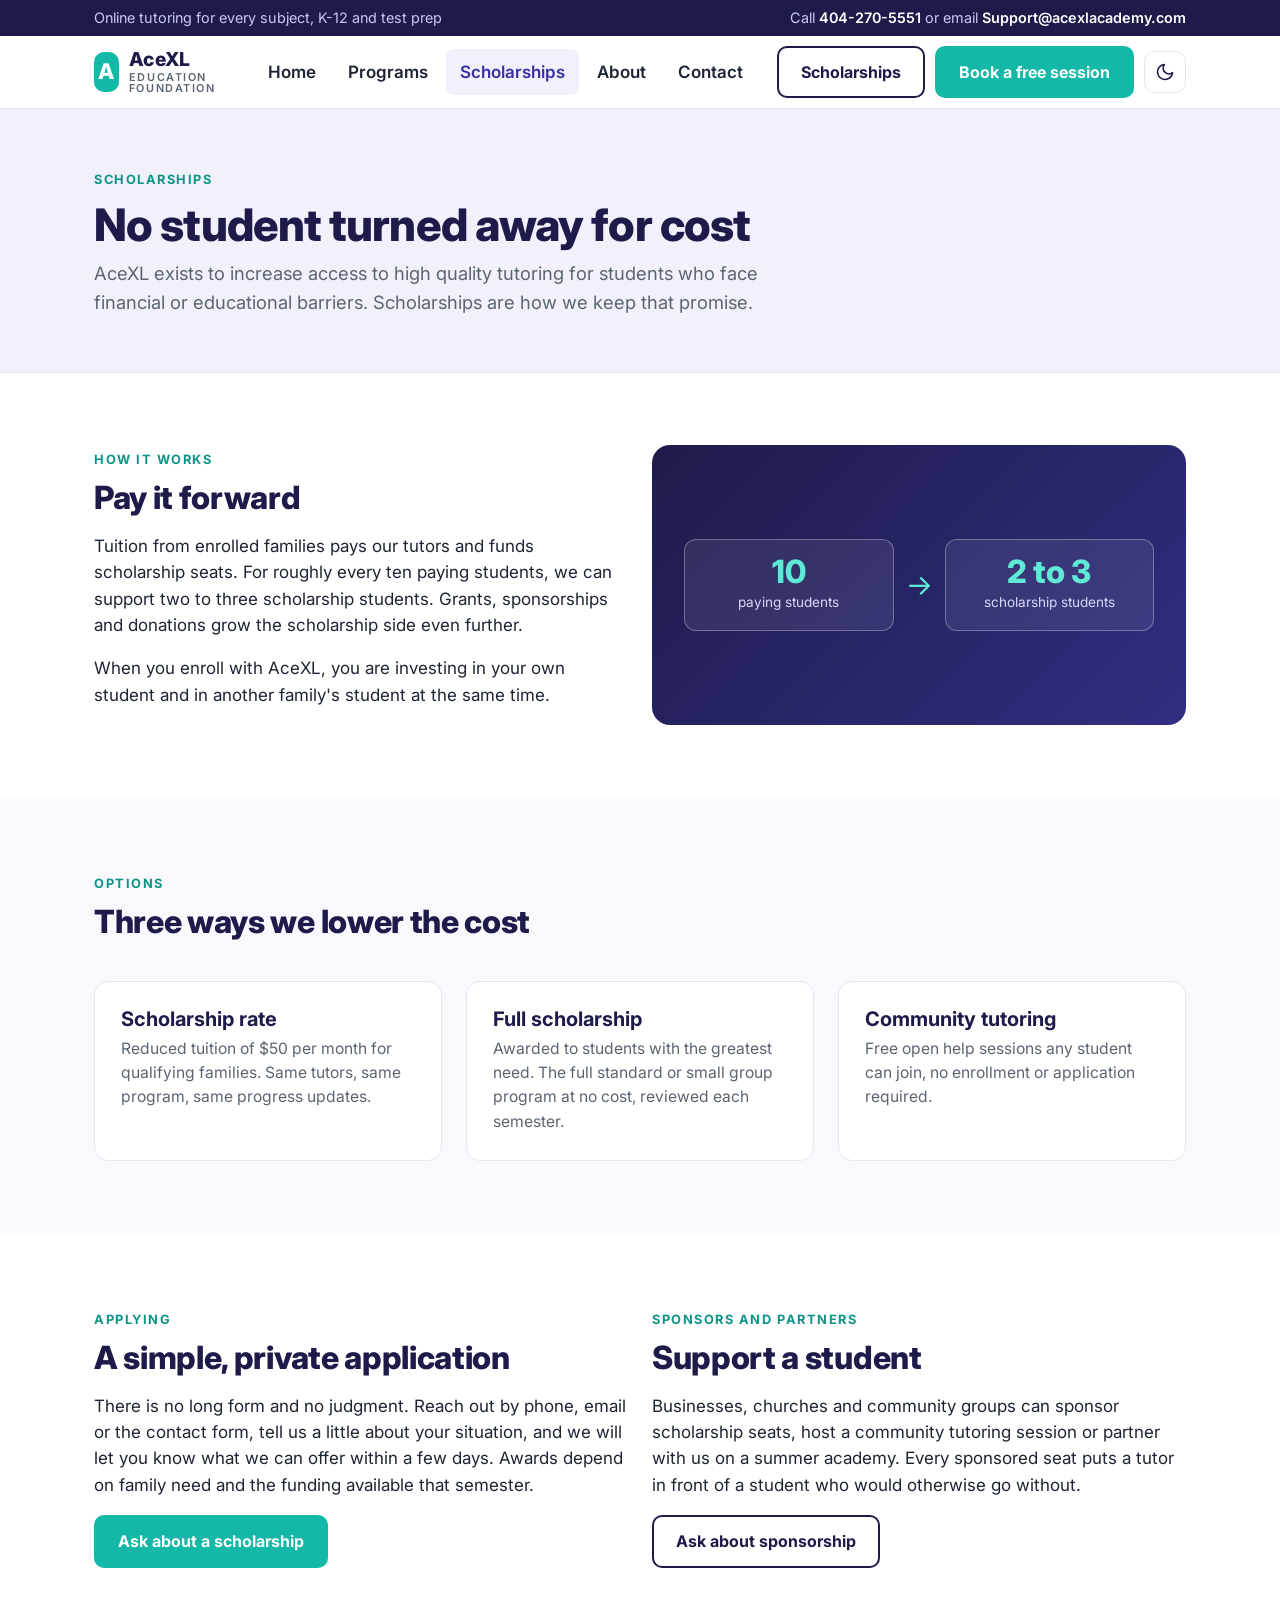
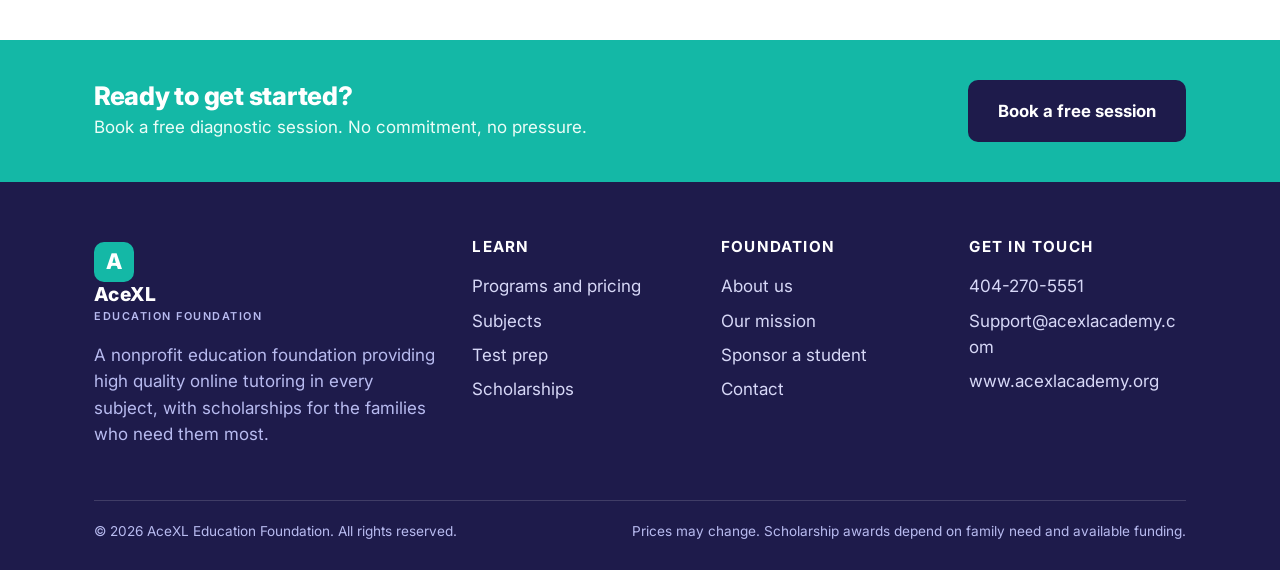
<file: scholarships.html>
<!DOCTYPE html>
<html lang="en">
<head>
<meta charset="utf-8">
<meta name="viewport" content="width=device-width, initial-scale=1">
<title>Scholarships | AceXL Academy</title>
<meta name="description" content="AceXL scholarships: reduced rates, full scholarships and free community tutoring, funded by our pay it forward model and sponsors.">
<link rel="preconnect" href="https://fonts.googleapis.com">
<link href="https://fonts.googleapis.com/css2?family=Inter:wght@400;600;700;800&display=swap" rel="stylesheet">
<script>(function(){try{var t=localStorage.getItem('acexl-theme');}catch(e){}if(t!=='light'&&t!=='dark'){t=window.matchMedia&&window.matchMedia('(prefers-color-scheme: dark)').matches?'dark':'light';}document.documentElement.setAttribute('data-theme',t);})();</script>
<meta name="theme-color" content="#1e1b4b">
<link rel="stylesheet" href="assets/styles.css">
<link rel="icon" href="assets/favicon.svg" type="image/svg+xml">
</head>
<body>
<a class="skip-link" href="#main">Skip to content</a>

<div class="topbar">
  <div class="wrap">
    <span class="tagline">Online tutoring for every subject, K-12 and test prep</span>
    <span>Call <a href="tel:4042705551">404-270-5551</a><span class="tb-email"> or email <a href="mailto:Support@acexlacademy.com">Support@acexlacademy.com</a></span></span>
  </div>
</div>
<header class="site">
  <div class="wrap">
    <a class="brand" href="index.html" aria-label="AceXL Academy home">
      <span class="mark">A</span>
      <span class="name">AceXL<small>Education Foundation</small></span>
    </a>
    <nav class="main" id="mainNav"><a href="index.html">Home</a><a href="programs.html">Programs</a><a href="scholarships.html" class="active">Scholarships</a><a href="about.html">About</a><a href="contact.html">Contact</a><a class="nav-cta" href="contact.html">Book a free session</a></nav>
    <div class="header-cta">
      <a class="btn btn-outline" href="scholarships.html">Scholarships</a>
      <a class="btn btn-primary" href="contact.html">Book a free session</a>
      <button class="theme-toggle" type="button" aria-label="Switch to dark mode" title="Toggle dark or light mode"><svg class="moon" viewBox="0 0 24 24" fill="none" stroke="currentColor" stroke-width="2" stroke-linecap="round" stroke-linejoin="round" aria-hidden="true"><path d="M21 12.8A9 9 0 1 1 11.2 3a7 7 0 0 0 9.8 9.8z"/></svg><svg class="sun" viewBox="0 0 24 24" fill="none" stroke="currentColor" stroke-width="2" stroke-linecap="round" stroke-linejoin="round" aria-hidden="true"><circle cx="12" cy="12" r="4"/><path d="M12 2v2M12 20v2M4.9 4.9l1.4 1.4M17.7 17.7l1.4 1.4M2 12h2M20 12h2M4.9 19.1l1.4-1.4M17.7 6.3l1.4-1.4"/></svg></button>
      <button class="nav-toggle" type="button" aria-label="Open menu" aria-controls="mainNav" aria-expanded="false"><span></span><span></span><span></span></button>
    </div>
  </div>
</header>

<main id="main" tabindex="-1">

<section class="page-hero">
  <div class="wrap">
    <span class="eyebrow">Scholarships</span>
    <h1>No student turned away for cost</h1>
    <p>AceXL exists to increase access to high quality tutoring for students who face financial or educational barriers. Scholarships are how we keep that promise.</p>
  </div>
</section>

<section class="section">
  <div class="wrap">
    <div class="grid cols-2">
      <div>
        <span class="eyebrow">How it works</span>
        <h2>Pay it forward</h2>
        <p>Tuition from enrolled families pays our tutors and funds scholarship seats. For roughly every ten paying students, we can support two to three scholarship students. Grants, sponsorships and donations grow the scholarship side even further.</p>
        <p>When you enroll with AceXL, you are investing in your own student and in another family's student at the same time.</p>
      </div>
      <div class="callout compact">
        <div class="flow full">
          <div class="box"><b>10</b><span>paying students</span></div>
          <div class="arrow">&rarr;</div>
          <div class="box"><b>2 to 3</b><span>scholarship students</span></div>
        </div>
      </div>
    </div>
  </div>
</section>

<section class="section soft">
  <div class="wrap">
    <div class="section-head">
      <span class="eyebrow">Options</span>
      <h2>Three ways we lower the cost</h2>
    </div>
    <div class="grid cols-3">
      <div class="card"><h3>Scholarship rate</h3><p>Reduced tuition of $50 per month for qualifying families. Same tutors, same program, same progress updates.</p></div>
      <div class="card"><h3>Full scholarship</h3><p>Awarded to students with the greatest need. The full standard or small group program at no cost, reviewed each semester.</p></div>
      <div class="card"><h3>Community tutoring</h3><p>Free open help sessions any student can join, no enrollment or application required.</p></div>
    </div>
  </div>
</section>

<section class="section">
  <div class="wrap">
    <div class="grid cols-2">
      <div>
        <span class="eyebrow">Applying</span>
        <h2>A simple, private application</h2>
        <p>There is no long form and no judgment. Reach out by phone, email or the contact form, tell us a little about your situation, and we will let you know what we can offer within a few days. Awards depend on family need and the funding available that semester.</p>
        <a class="btn btn-primary" href="contact.html">Ask about a scholarship</a>
      </div>
      <div id="support">
        <span class="eyebrow">Sponsors and partners</span>
        <h2>Support a student</h2>
        <p>Businesses, churches and community groups can sponsor scholarship seats, host a community tutoring session or partner with us on a summer academy. Every sponsored seat puts a tutor in front of a student who would otherwise go without.</p>
        <a class="btn btn-outline" href="contact.html">Ask about sponsorship</a>
      </div>
    </div>
  </div>
</section>

<section class="cta">
  <div class="wrap">
    <div>
      <h2>Ready to get started?</h2>
      <p>Book a free diagnostic session. No commitment, no pressure.</p>
    </div>
    <a class="btn btn-dark btn-lg" href="contact.html">Book a free session</a>
  </div>
</section>


</main>

<footer class="site">
  <div class="wrap">
    <div class="cols">
      <div>
        <a class="brand" href="index.html"><span class="mark">A</span><span class="name">AceXL<small>Education Foundation</small></span></a>
        <p class="footer-blurb">A nonprofit education foundation providing high quality online tutoring in every subject, with scholarships for the families who need them most.</p>
      </div>
      <div>
        <h4>Learn</h4>
        <a href="programs.html">Programs and pricing</a>
        <a href="programs.html#subjects">Subjects</a>
        <a href="programs.html#testprep">Test prep</a>
        <a href="scholarships.html">Scholarships</a>
      </div>
      <div>
        <h4>Foundation</h4>
        <a href="about.html">About us</a>
        <a href="about.html#mission">Our mission</a>
        <a href="scholarships.html#support">Sponsor a student</a>
        <a href="contact.html">Contact</a>
      </div>
      <div>
        <h4>Get in touch</h4>
        <a href="tel:4042705551">404-270-5551</a>
        <a href="mailto:Support@acexlacademy.com">Support@acexlacademy.com</a>
        <a href="https://www.acexlacademy.org">www.acexlacademy.org</a>
      </div>
    </div>
    <div class="bottom">
      <span>&copy; 2026 AceXL Education Foundation. All rights reserved.</span>
      <span>Prices may change. Scholarship awards depend on family need and available funding.</span>
    </div>
  </div>
</footer>

<button class="to-top" type="button" aria-label="Back to top"><svg viewBox="0 0 24 24" fill="none" stroke="currentColor" stroke-width="2.5" stroke-linecap="round" stroke-linejoin="round" aria-hidden="true"><path d="M12 19V5M5 12l7-7 7 7"/></svg></button>
<script src="assets/site.js" defer></script>

</body>
</html>
</file>
<file: assets/styles.css>
/* AceXL Academy site styles */
:root {
  --indigo-900: #1e1b4b;
  --indigo-800: #312e81;
  --indigo-700: #3730a3;
  --indigo-100: #e0e7ff;
  --indigo-50: #f1f0fb;
  --teal-600: #0d9488;
  --teal-500: #14b8a6;
  --teal-300: #5eead4;
  --teal-50: #ecfdf7;
  --ink: #1d2433;
  --muted: #5b6572;
  --line: #e6e6f3;
  --bg: #ffffff;
  --bg-soft: #f8f8fd;
  --radius: 14px;
  --shadow: 0 8px 24px rgba(30, 27, 75, 0.08);
  --max: 1140px;
  --surface: #ffffff;
  --heading: var(--indigo-900);
  --link: var(--indigo-700);
  --tint: var(--indigo-50);
  --field-line: #cfd2e6;
  --header-bg: rgba(255, 255, 255, 0.92);
  color-scheme: light;
}
:root[data-theme="dark"] {
  --ink: #e4e6f5;
  --muted: #a4a8c8;
  --line: #2b2d52;
  --bg: #0e0f22;
  --bg-soft: #14152d;
  --surface: #1a1b38;
  --heading: #f3f3ff;
  --link: #a5b4fc;
  --tint: #22244a;
  --indigo-100: #2e3170;
  --indigo-800: #c7c9f5;
  --field-line: #3a3d6b;
  --header-bg: rgba(14, 15, 34, 0.92);
  --shadow: 0 8px 24px rgba(0, 0, 0, 0.45);
  color-scheme: dark;
}

* { box-sizing: border-box; }
html { scroll-behavior: smooth; }
body {
  margin: 0;
  font-family: "Inter", "Segoe UI", system-ui, -apple-system, Roboto, Arial, sans-serif;
  color: var(--ink);
  background: var(--bg);
  line-height: 1.55;
  font-size: 17px;
}
img, svg { max-width: 100%; display: block; }
a { color: var(--link); text-decoration: none; }
a:hover { text-decoration: underline; }
h1, h2, h3, h4 { line-height: 1.15; margin: 0 0 0.5em 0; color: var(--heading); }
h1 { font-size: 2.8rem; font-weight: 800; letter-spacing: -0.02em; }
h2 { font-size: 2rem; font-weight: 800; letter-spacing: -0.01em; }
h3 { font-size: 1.25rem; font-weight: 700; }
p { margin: 0 0 1em 0; }
.muted { color: var(--muted); }
.wrap { max-width: var(--max); margin: 0 auto; padding: 0 24px; }
.section { padding: 72px 0; }
.section.soft { background: var(--bg-soft); }
.section-head { max-width: 720px; margin-bottom: 40px; }
.section-head p { font-size: 1.1rem; color: var(--muted); }
.eyebrow { display: inline-block; font-size: 0.8rem; font-weight: 700; letter-spacing: 0.12em; text-transform: uppercase; color: var(--teal-600); margin-bottom: 10px; }

/* Buttons */
.btn {
  display: inline-flex; align-items: center; justify-content: center; gap: 8px;
  padding: 12px 22px; border-radius: 10px; font-weight: 700; font-size: 1rem;
  border: 2px solid transparent; cursor: pointer; white-space: nowrap; transition: transform .12s ease, box-shadow .12s ease, background .12s ease;
  text-decoration: none !important;
}
.btn:hover { transform: translateY(-1px); box-shadow: var(--shadow); }
.btn-primary { background: var(--teal-500); color: #fff; }
.btn-primary:hover { background: var(--teal-600); }
.btn-dark { background: var(--indigo-900); color: #fff; }
.btn-dark:hover { background: var(--indigo-800); }
.btn-outline { background: transparent; color: var(--heading); border-color: var(--heading); }
.btn-outline.light { color: #fff; border-color: rgba(255,255,255,0.7); }
.btn-lg { padding: 16px 28px; font-size: 1.05rem; }

/* Header */
.topbar { background: var(--indigo-900); color: #c7c9f5; font-size: 0.9rem; }
.topbar .wrap { display: flex; justify-content: space-between; align-items: center; min-height: 36px; gap: 16px; flex-wrap: wrap; }
.topbar a { color: #fff; font-weight: 600; }
header.site { position: sticky; top: 0; z-index: 50; background: var(--header-bg); backdrop-filter: saturate(160%) blur(8px); -webkit-backdrop-filter: saturate(160%) blur(8px); border-bottom: 1px solid var(--line); transition: box-shadow .2s ease; }
header.site.scrolled { box-shadow: var(--shadow); }
header.site .wrap { display: flex; align-items: center; justify-content: space-between; min-height: 72px; gap: 20px; }
.brand { display: flex; align-items: center; gap: 10px; text-decoration: none !important; }
.brand .mark { width: 40px; height: 40px; border-radius: 10px; background: var(--teal-500); color: #fff; font-weight: 800; font-size: 1.35rem; display: flex; align-items: center; justify-content: center; }
.brand .name { font-weight: 800; color: var(--heading); font-size: 1.2rem; letter-spacing: 0.02em; line-height: 1; }
.brand .name small { display: block; font-size: 0.68rem; font-weight: 600; letter-spacing: 0.14em; color: var(--muted); text-transform: uppercase; margin-top: 3px; }
nav.main { display: flex; align-items: center; gap: 4px; }
nav.main a { color: var(--ink); font-weight: 600; padding: 10px 14px; border-radius: 8px; }
nav.main a:hover { background: var(--tint); text-decoration: none; }
nav.main a.active { color: var(--link); background: var(--tint); }
.header-cta { display: flex; align-items: center; gap: 10px; }
.nav-toggle { display: none; background: none; border: 0; padding: 8px; cursor: pointer; }
.nav-toggle span { display: block; width: 24px; height: 3px; background: var(--heading); margin: 4px 0; border-radius: 2px; transition: transform .2s ease, opacity .2s ease; }
.nav-toggle[aria-expanded="true"] span:nth-child(1) { transform: translateY(7px) rotate(45deg); }
.nav-toggle[aria-expanded="true"] span:nth-child(2) { opacity: 0; }
.nav-toggle[aria-expanded="true"] span:nth-child(3) { transform: translateY(-7px) rotate(-45deg); }
.nav-cta { display: none; }

/* Hero */
.hero { background: linear-gradient(135deg, var(--indigo-900) 0%, var(--indigo-800) 55%, var(--indigo-700) 100%); color: #fff; overflow: hidden; position: relative; }
.hero .wrap { display: grid; grid-template-columns: 1.15fr 1fr; gap: 48px; align-items: center; padding-top: 80px; padding-bottom: 80px; }
.hero h1 { color: #fff; font-size: 3.2rem; }
.hero h1 em { color: var(--teal-300); font-style: normal; }
.hero p.lead { font-size: 1.2rem; color: #d7d8f7; max-width: 560px; }
.hero .actions { display: flex; gap: 12px; flex-wrap: wrap; margin-top: 24px; }
.hero .note { margin-top: 18px; font-size: 0.95rem; color: #b8bbf0; }
.hero-art { position: relative; }
.pill { display: inline-block; padding: 6px 14px; border-radius: 999px; background: rgba(255,255,255,0.12); border: 1px solid rgba(255,255,255,0.3); font-size: 0.8rem; letter-spacing: 0.1em; text-transform: uppercase; font-weight: 700; margin-bottom: 18px; }

/* Stats band */
.band { background: var(--teal-500); color: #fff; }
.band .wrap { display: grid; grid-template-columns: repeat(4, 1fr); gap: 24px; padding: 22px 24px; }
.band b { display: block; font-size: 1.5rem; font-weight: 800; line-height: 1.1; }
.band span { font-size: 0.85rem; text-transform: uppercase; letter-spacing: 0.08em; opacity: 0.95; }

/* Cards and grids */
.grid { display: grid; gap: 24px; }
.grid.cols-3 { grid-template-columns: repeat(3, 1fr); }
.grid.cols-2 { grid-template-columns: repeat(2, 1fr); }
.grid.cols-4 { grid-template-columns: repeat(4, 1fr); }
.card { background: var(--surface); border: 1px solid var(--line); border-radius: var(--radius); padding: 26px; transition: transform .15s ease, box-shadow .15s ease; }
.card:hover { transform: translateY(-3px); box-shadow: var(--shadow); }
.card .icon { width: 52px; height: 52px; border-radius: 12px; display: flex; align-items: center; justify-content: center; margin-bottom: 16px; }
.card .icon svg { width: 28px; height: 28px; }
.icon.math { background: #e0e7ff; color: #3730a3; }
.icon.sci { background: #ccfbf1; color: #0f766e; }
.icon.read { background: #fef3c7; color: #b45309; }
.icon.soc { background: #fce7f3; color: #be185d; }
.icon.test { background: #dbeafe; color: #1d4ed8; }
.icon.lang { background: #ede9fe; color: #6d28d9; }
.card h3 { margin-bottom: 6px; }
.card p { color: var(--muted); margin: 0; font-size: 0.98rem; }
.card .more { display: inline-block; margin-top: 12px; font-weight: 700; }
.card.link { display: block; color: inherit; text-decoration: none !important; }

/* Steps */
.steps { counter-reset: step; display: grid; grid-template-columns: repeat(4, 1fr); gap: 24px; }
.step { position: relative; padding: 24px; border-radius: var(--radius); background: var(--surface); border: 1px solid var(--line); }
.step .num { width: 38px; height: 38px; border-radius: 10px; background: var(--indigo-900); color: var(--teal-300); font-weight: 800; display: flex; align-items: center; justify-content: center; margin-bottom: 14px; font-size: 1.1rem; }
.step p { color: var(--muted); margin: 0; font-size: 0.98rem; }

/* Pricing */
.price-grid { display: grid; grid-template-columns: repeat(3, 1fr); gap: 24px; }
.price { background: var(--surface); border: 1px solid var(--line); border-radius: var(--radius); padding: 28px; display: flex; flex-direction: column; }
.price.featured { border: 2px solid var(--teal-500); box-shadow: var(--shadow); position: relative; }
.price.featured .tag { position: absolute; top: -13px; left: 24px; background: var(--teal-500); color: #fff; font-size: 0.75rem; font-weight: 800; letter-spacing: 0.1em; text-transform: uppercase; padding: 4px 10px; border-radius: 999px; }
.price .amount { font-size: 2.2rem; font-weight: 800; color: var(--heading); margin: 6px 0 2px; }
.price .amount small { font-size: 1rem; font-weight: 600; color: var(--muted); }
.price ul { padding-left: 0; list-style: none; margin: 18px 0 24px; flex: 1; }
.price li { padding: 7px 0 7px 28px; position: relative; color: var(--ink); font-size: 0.98rem; border-top: 1px solid var(--line); }
.price li::before { content: ""; position: absolute; left: 4px; top: 12px; width: 14px; height: 14px; border-radius: 50%; background: var(--teal-50); border: 2px solid var(--teal-500); }
.price .btn { width: 100%; }

table.simple { width: 100%; border-collapse: collapse; background: var(--surface); border-radius: var(--radius); overflow: hidden; border: 1px solid var(--line); }
table.simple th, table.simple td { padding: 14px 18px; text-align: left; border-bottom: 1px solid var(--line); vertical-align: top; }
table.simple th { background: var(--indigo-900); color: #fff; font-size: 0.9rem; letter-spacing: 0.04em; }
table.simple td small { display: block; color: var(--muted); font-size: 0.9rem; }
table.simple td.amt { font-weight: 800; color: var(--heading); white-space: nowrap; text-align: right; }
table.simple th.amt { text-align: right; }
.free { color: var(--teal-600); }

/* Callouts */
.callout { background: linear-gradient(135deg, var(--indigo-900), var(--indigo-800)); color: #fff; border-radius: 18px; padding: 40px; display: grid; grid-template-columns: 1.2fr 1fr; gap: 32px; align-items: center; }
.callout h2 { color: #fff; }
.callout h2 em { color: var(--teal-300); font-style: normal; }
.callout p { color: #d7d8f7; }
.flow { display: flex; align-items: center; gap: 12px; }
.flow .box { flex: 1; background: rgba(255,255,255,0.08); border: 1px solid rgba(255,255,255,0.3); border-radius: 12px; padding: 16px; text-align: center; }
.flow .box b { display: block; font-size: 2rem; color: var(--teal-300); font-weight: 800; line-height: 1; }
.flow .box span { font-size: 0.85rem; color: #d7d8f7; }
.flow .arrow { color: var(--teal-300); font-size: 1.8rem; }
.mission { background: var(--tint); border-left: 5px solid var(--teal-500); border-radius: 0 14px 14px 0; padding: 22px 26px; font-size: 1.15rem; color: var(--heading); font-weight: 600; }

/* CTA strip */
.cta { background: var(--teal-500); color: #fff; }
.cta .wrap { display: flex; justify-content: space-between; align-items: center; gap: 24px; padding: 40px 24px; flex-wrap: wrap; }
.cta h2 { color: #fff; margin: 0; font-size: 1.6rem; }
.cta p { margin: 4px 0 0; color: #ecfdf7; }

/* FAQ */
details { background: var(--surface); border: 1px solid var(--line); border-radius: 12px; padding: 16px 20px; margin-bottom: 12px; }
details summary { cursor: pointer; font-weight: 700; color: var(--heading); list-style: none; display: flex; justify-content: space-between; align-items: center; }
details summary::after { content: "+"; font-size: 1.4rem; color: var(--teal-600); }
details[open] summary::after { content: "\2212"; }
details p { margin: 12px 0 0; color: var(--muted); }

/* Contact */
.contact-grid { display: grid; grid-template-columns: 1fr 1fr; gap: 32px; }
.contact-card { background: var(--surface); border: 1px solid var(--line); border-radius: var(--radius); padding: 28px; }
.contact-card .row { display: flex; gap: 14px; align-items: flex-start; padding: 14px 0; border-top: 1px solid var(--line); }
.contact-card .row:first-of-type { border-top: 0; }
.contact-card .k { flex: 0 0 90px; font-size: 0.8rem; text-transform: uppercase; letter-spacing: 0.1em; color: var(--muted); font-weight: 700; padding-top: 4px; }
.contact-card .v { font-weight: 700; color: var(--heading); font-size: 1.05rem; }
form.simple label { display: block; font-weight: 700; font-size: 0.95rem; margin: 14px 0 6px; color: var(--heading); }
form.simple input, form.simple select, form.simple textarea { width: 100%; padding: 12px 14px; border: 1px solid var(--field-line); border-radius: 10px; font: inherit; color: var(--ink); background: var(--bg); }
form.simple input:focus, form.simple select:focus, form.simple textarea:focus { outline: 2px solid var(--teal-500); border-color: var(--teal-500); }
form.simple .two { display: grid; grid-template-columns: 1fr 1fr; gap: 14px; }
form.simple .btn { margin-top: 18px; }
.fine { font-size: 0.85rem; color: var(--muted); }

/* Page hero (inner pages) */
.page-hero { background: var(--tint); border-bottom: 1px solid var(--line); }
.page-hero .wrap { padding: 56px 24px; }
.page-hero h1 { margin-bottom: 8px; }
.page-hero p { font-size: 1.15rem; color: var(--muted); max-width: 720px; margin: 0; }

/* Team */
.person { text-align: left; }
.person .avatar { width: 72px; height: 72px; border-radius: 50%; background: var(--indigo-100); color: var(--indigo-800); font-weight: 800; font-size: 1.5rem; display: flex; align-items: center; justify-content: center; margin-bottom: 14px; }

/* Footer */
footer.site { background: var(--indigo-900); color: #b8bbf0; padding: 56px 0 28px; margin-top: 0; }
footer.site .cols { display: grid; grid-template-columns: 1.6fr 1fr 1fr 1fr; gap: 32px; }
footer.site h4 { color: #fff; font-size: 0.95rem; letter-spacing: 0.08em; text-transform: uppercase; margin-bottom: 14px; }
footer.site a { color: #d7d8f7; display: block; padding: 4px 0; }
footer.site a:hover { color: #fff; }
footer.site .brand .name { color: #fff; }
footer.site .brand .name small { color: #b8bbf0; }
footer.site .bottom { border-top: 1px solid rgba(255,255,255,0.15); margin-top: 36px; padding-top: 20px; font-size: 0.85rem; display: flex; justify-content: space-between; flex-wrap: wrap; gap: 10px; }

/* Dark mode details */
:root[data-theme="dark"] .hero { background: linear-gradient(135deg, #0b0a26 0%, #1e1b4b 60%, #2b2780 100%); }
:root[data-theme="dark"] .callout { background: linear-gradient(135deg, #16143d, #24216a); border: 1px solid var(--line); }
:root[data-theme="dark"] .btn-dark { background: #0e0f22; }
:root[data-theme="dark"] .btn-dark:hover { background: #1a1b38; }
:root[data-theme="dark"] .step .num { background: #2e3170; }
:root[data-theme="dark"] footer.site { background: #090a1a; border-top: 1px solid var(--line); }
:root[data-theme="dark"] .topbar { background: #090a1a; }
:root[data-theme="dark"] .icon { filter: saturate(0.9) brightness(0.95); }
body, .card, .step, .price, details, .contact-card, header.site, .page-hero { transition: background-color .25s ease, color .25s ease, border-color .25s ease; }

/* Theme toggle */
.theme-toggle { width: 42px; height: 42px; border-radius: 10px; border: 1px solid var(--line); background: var(--surface); color: var(--heading); display: inline-flex; align-items: center; justify-content: center; cursor: pointer; padding: 0; flex: 0 0 auto; }
.theme-toggle:hover { background: var(--tint); }
.theme-toggle svg { width: 20px; height: 20px; }
.theme-toggle .sun { display: none; }
:root[data-theme="dark"] .theme-toggle .sun { display: block; }
:root[data-theme="dark"] .theme-toggle .moon { display: none; }

/* Accessibility */
.skip-link { position: absolute; left: 16px; top: -60px; z-index: 100; background: var(--teal-500); color: #fff; padding: 10px 16px; border-radius: 8px; font-weight: 700; }
.skip-link:focus { top: 12px; text-decoration: none; }
:focus-visible { outline: 3px solid var(--teal-500); outline-offset: 3px; border-radius: 6px; }
.btn:focus-visible { outline-offset: 2px; }
main:focus { outline: none; }
@media (prefers-reduced-motion: reduce) {
  html { scroll-behavior: auto; }
  *, *::before, *::after { transition: none !important; animation: none !important; }
}

/* Back to top */
.to-top { position: fixed; right: 20px; bottom: 20px; z-index: 60; width: 46px; height: 46px; border-radius: 50%; border: 0; background: var(--teal-500); color: #fff; box-shadow: var(--shadow); cursor: pointer; display: flex; align-items: center; justify-content: center; opacity: 0; transform: translateY(12px); pointer-events: none; transition: opacity .2s ease, transform .2s ease, background .15s ease; }
.to-top.show { opacity: 1; transform: none; pointer-events: auto; }
.to-top:hover { background: var(--teal-600); }
.to-top svg { width: 22px; height: 22px; }

/* Utilities that replace inline styles */
.footer-blurb { margin-top: 16px; max-width: 360px; }
.eyebrow.on-dark { color: var(--teal-300); }
.stack-top { margin-top: 24px; }
.fine.spaced { margin-top: 12px; }
.callout.compact { padding: 32px; }
.callout .flow.full { grid-column: 1 / -1; }

/* Form confirmation */
.form-status { display: none; margin-top: 16px; padding: 14px 16px; border-radius: 10px; background: var(--teal-50); color: #0f5f57; border: 1px solid var(--teal-300); font-weight: 600; }
.form-status.show { display: block; }
:root[data-theme="dark"] .form-status { background: rgba(20, 184, 166, 0.12); color: var(--teal-300); }

/* Responsive */
@media (max-width: 960px) {
  h1 { font-size: 2.3rem; }
  .hero h1 { font-size: 2.5rem; }
  .hero .wrap { grid-template-columns: 1fr; padding-top: 56px; padding-bottom: 56px; }
  .hero-art { max-width: 300px; margin: 0 auto; }
  .grid.cols-3, .grid.cols-4, .price-grid, .steps { grid-template-columns: repeat(2, 1fr); }
  .grid.cols-3 > :last-child:nth-child(odd), .price-grid > :last-child:nth-child(odd) { grid-column: 1 / -1; }
  .nav-toggle { display: block; }
  nav.main { display: none; position: absolute; left: 0; right: 0; top: 100%; background: var(--surface); border-bottom: 1px solid var(--line); box-shadow: var(--shadow); flex-direction: column; align-items: stretch; padding: 10px 16px 16px; }
  nav.main.open { display: flex; }
  nav.main a { padding: 14px; font-size: 1.05rem; }
  header.site .wrap { position: relative; }
  .band .wrap { grid-template-columns: repeat(2, 1fr); }
  .callout { grid-template-columns: 1fr; }
  footer.site .cols { grid-template-columns: 1fr 1fr; }
}
@media (max-width: 680px) {
  body { font-size: 16px; }
  .section { padding: 48px 0; }
  .grid.cols-2, .grid.cols-3, .grid.cols-4, .price-grid, .steps, .contact-grid { grid-template-columns: 1fr; }
  form.simple .two { grid-template-columns: 1fr; }
  .grid.cols-3 > :last-child:nth-child(odd), .price-grid > :last-child:nth-child(odd) { grid-column: auto; }
  .header-cta .btn-outline { display: none; }
  .hero-art { display: none; }
  .hero h1 { font-size: 2.2rem; }
  h2 { font-size: 1.65rem; }
  .wrap { padding: 0 16px; }
  .topbar .wrap { justify-content: center; min-height: 32px; font-size: 0.82rem; }
  .topbar .tagline { display: none; }
  .band .wrap { padding: 20px 16px; gap: 16px; }
  .callout { padding: 28px 22px; }
  .flow .box b { font-size: 1.6rem; }
  footer.site .cols { grid-template-columns: 1fr; }
  table.simple, table.simple tbody, table.simple tr, table.simple td { display: block; width: 100%; }
  table.simple tr:first-child { display: none; }
  table.simple tr { border-bottom: 1px solid var(--line); padding: 14px 16px; }
  table.simple tr:last-child { border-bottom: 0; }
  table.simple td { border: 0; padding: 4px 0; text-align: left; }
  table.simple td.amt { text-align: left; font-size: 1.2rem; }
  table.simple td.amt::before { content: "Investment: "; font-weight: 600; font-size: 0.9rem; color: var(--muted); }
}
@media (max-width: 520px) {
  header.site .wrap { min-height: 64px; gap: 10px; }
  .header-cta .btn-primary { display: none; }
  .nav-cta { display: flex; margin-top: 8px; }
  nav.main a.nav-cta { background: var(--teal-500); color: #fff; justify-content: center; }
  .hero .actions .btn { width: 100%; white-space: normal; }
  .to-top { right: 14px; bottom: 14px; }
}

/* Long emails and links wrap instead of pushing the page sideways */
.contact-grid > *, .contact-card .row > * { min-width: 0; }
.contact-card .v, footer.site a, .topbar a { overflow-wrap: anywhere; }
@media (max-width: 520px) {
  .contact-card { padding: 22px 18px; }
  .contact-card .row { flex-direction: column; gap: 2px; }
  .contact-card .k { flex: none; padding-top: 0; }
}
@media (max-width: 520px) { .topbar .tb-email { display: none; } }
@media (min-width: 961px) and (max-width: 1120px) {
  .header-cta .btn-outline { display: none; }
  nav.main a { padding: 10px 10px; }
}
@media (max-width: 820px) { .topbar .tagline { display: none; } .topbar .wrap { justify-content: center; } }
@media (max-width: 400px) {
  .flow { flex-direction: column; }
  .flow .box { width: 100%; }
  .flow .arrow { transform: rotate(90deg); }
}
</file>
